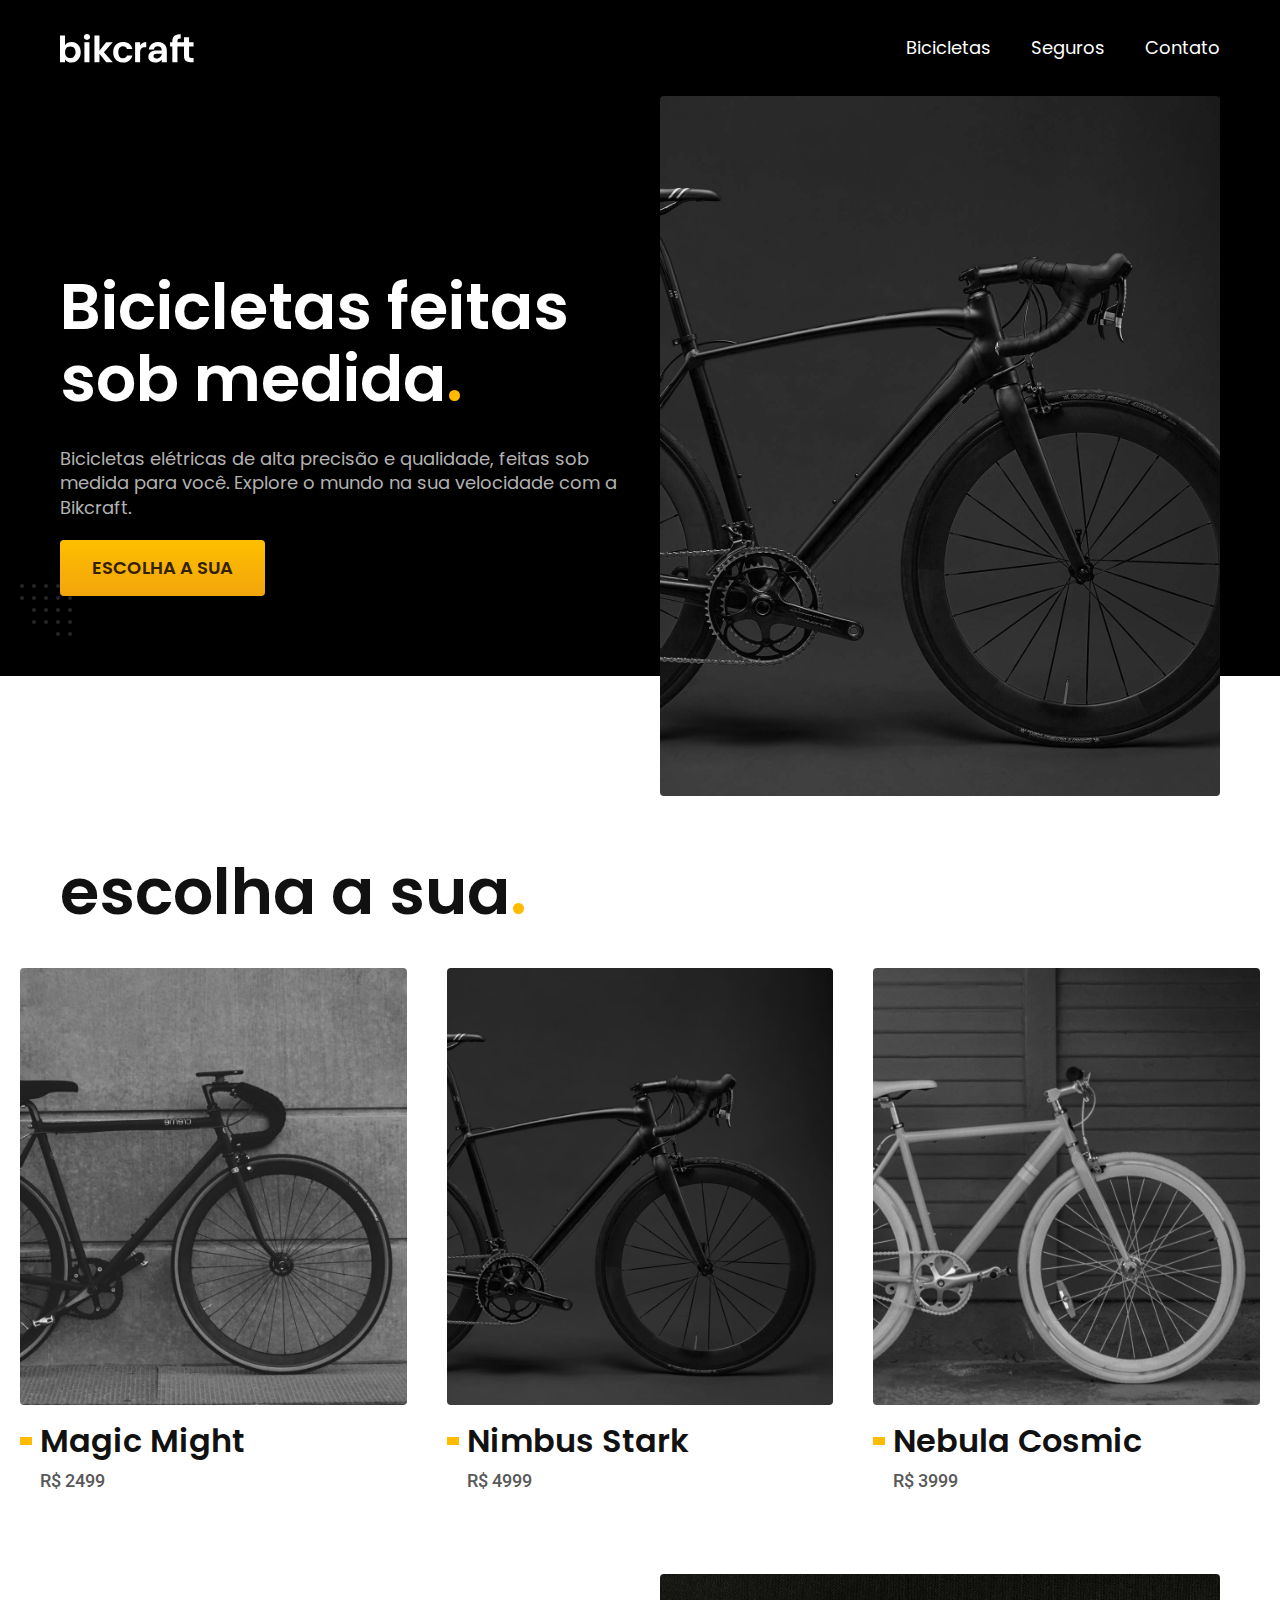
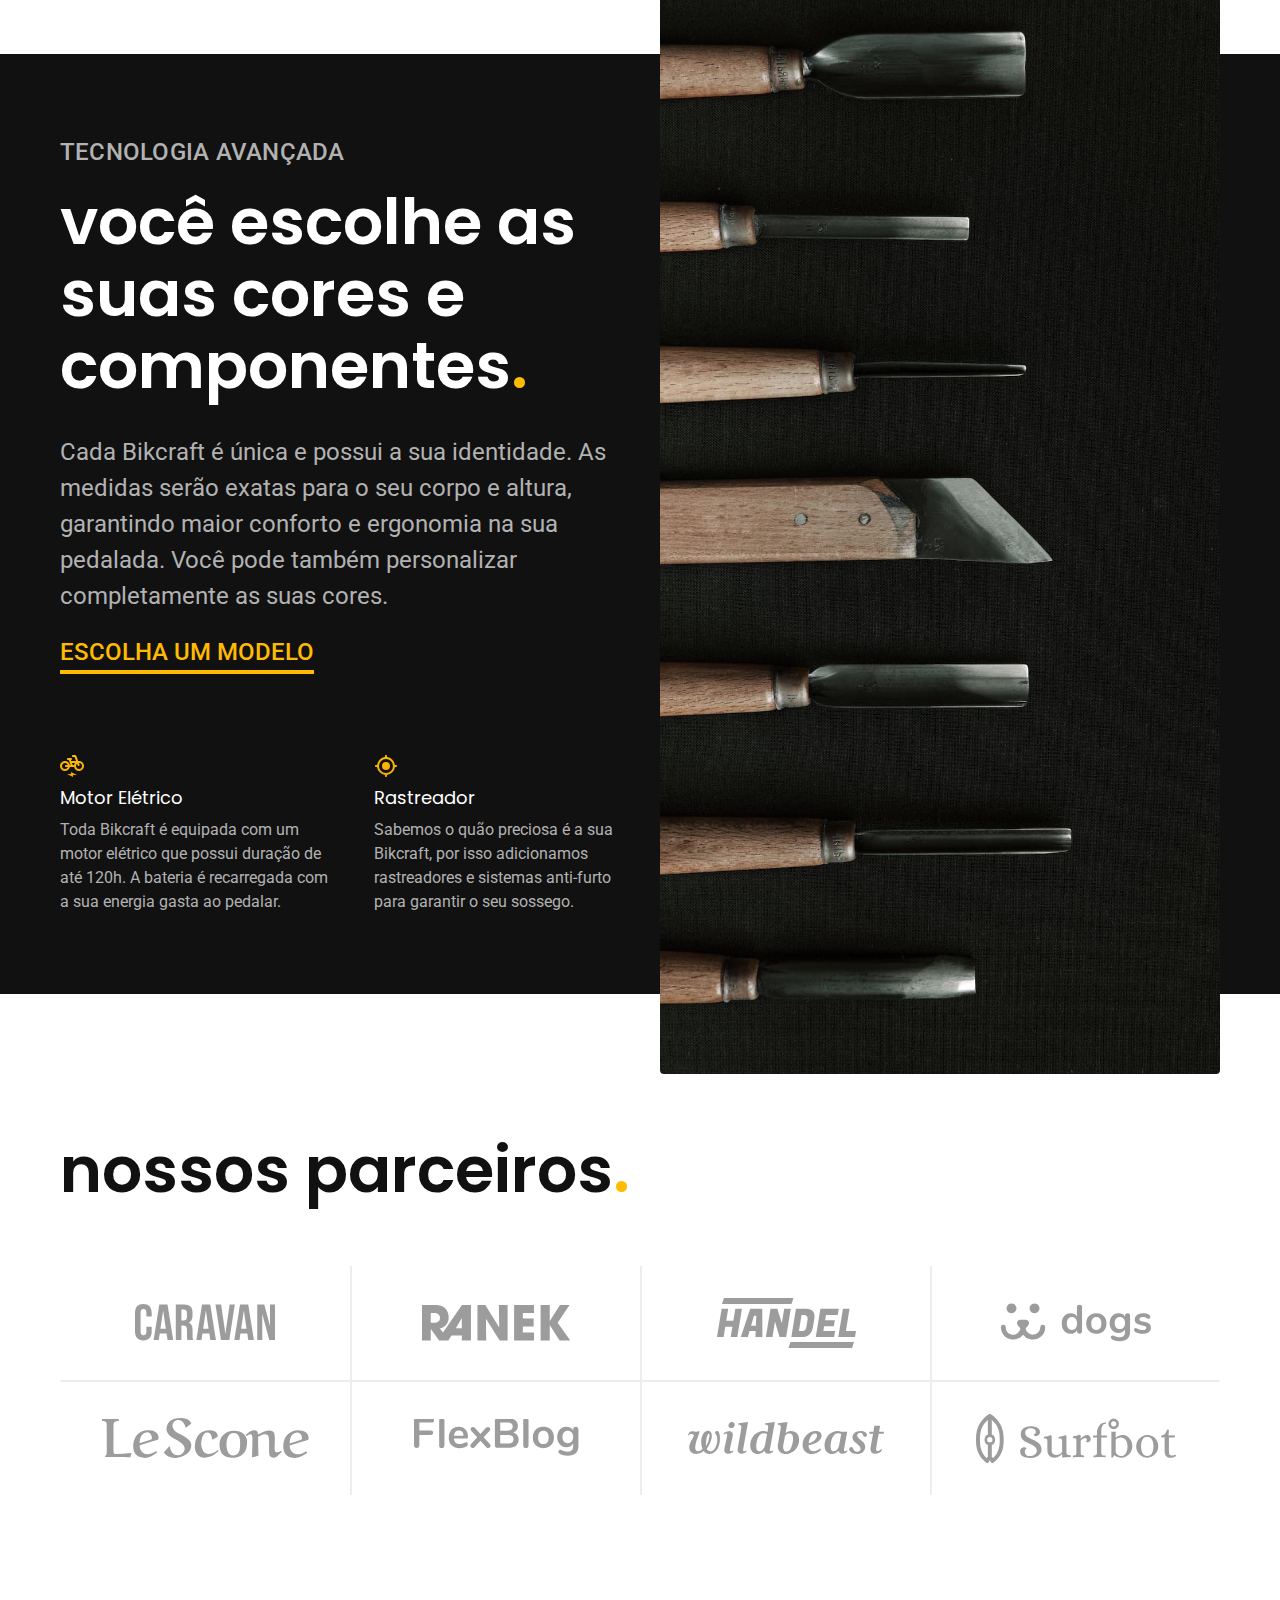
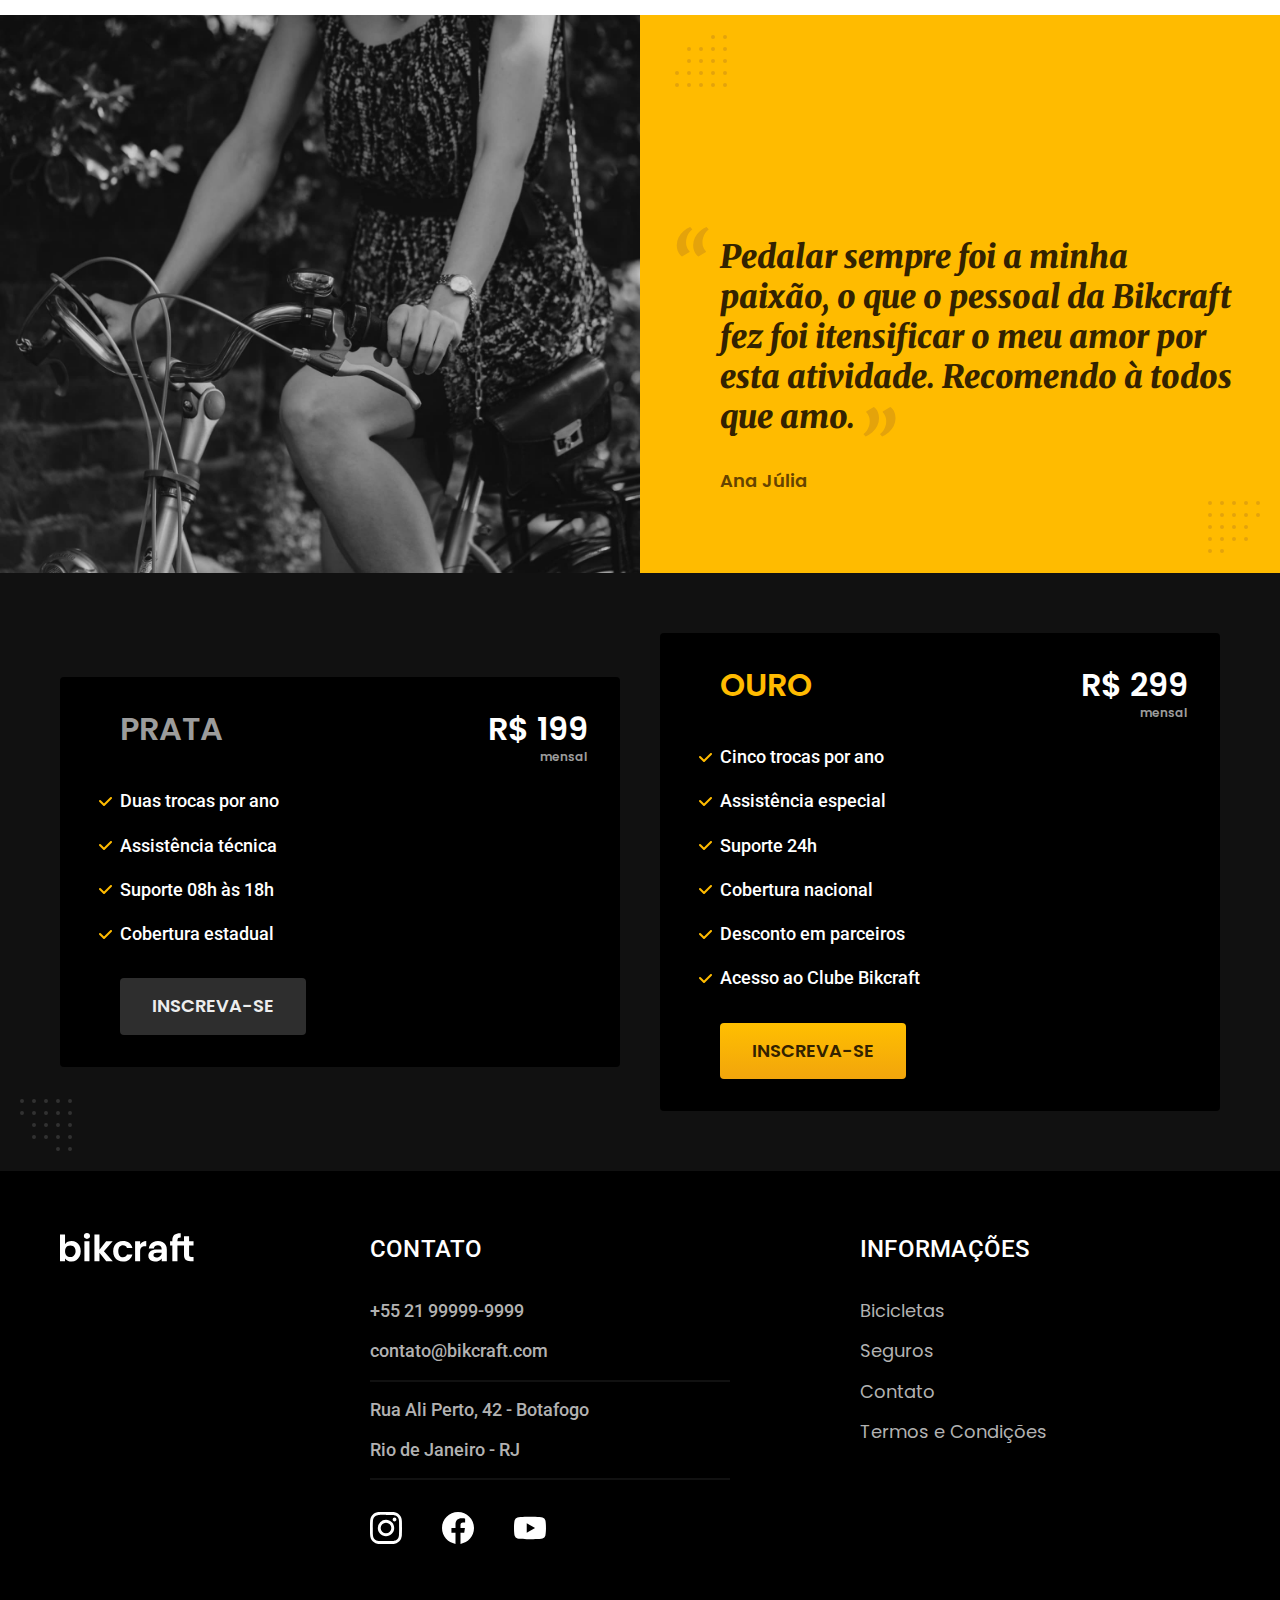
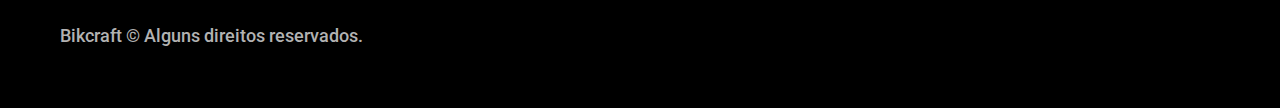
<file: index.html>
<!DOCTYPE html>
<html lang="pt-br">

<head>
    <meta charset="UTF-8">
    <meta http-equiv="X-UA-Compatible" content="IE=edge">
    <meta name="viewport" content="width=device-width, initial-scale=1.0">
    <title>Bikcraft - Bicicletas Elétricas</title>
    <meta name="description" content="Bicicletas elétricas de alta precisão e qualidade,  feitas sob medida para o cliente. Explore o mundo na sua velocidade com a Bikcraft.">
    <link rel="stylesheet" href="./css/style.css">
    <link rel="preconnect" href="https://fonts.googleapis.com">
    <link rel="preconnect" href="https://fonts.gstatic.com" crossorigin>
    <link href="https://fonts.googleapis.com/css2?family=Merriweather:ital,wght@1,900&family=Poppins:wght@400;600&family=Roboto:wght@400;500&display=swap" rel="stylesheet">
</head>

<body>
    <header class="header-bg">
        <div class="header container">
            <a href="./">
                <img src="./img/bikcraft.svg" alt="Bikcraft">
            </a>
            <nav aria-label="primaria"></nav>
            <ul class="header-menu font-1-m cor-0">
                <li><a href="./bicicletas.html">Bicicletas</a></li>
                <li><a href="./seguros.html">Seguros</a></li>
                <li><a href="./contato.html">Contato</a></li>
            </ul>
        </div>
    </header>
    <main class="introducao-bg">
        <div class="introducao container">
            <div class="introducao-conteudo">
                <h1 class="font-1-xxl cor-0 fadeInDown" data-anime="200">Bicicletas feitas sob medida<span class="cor-p1">.</span></h1>
                <p class="font-1-m cor-5 fadeInDown" data-anime="400">Bicicletas elétricas de alta precisão e qualidade, feitas sob medida para você. Explore o mundo na sua velocidade com a Bikcraft.</p>
                <a class="botao fadeInDown" data-anime="600" href="./bicicletas.html">Escolha a sua</a>
            </div>
            <div class="introducao-imagem">
                <img class="fadeInDown" src="./img/fotos/introducao.jpg" data data-anime="800" alt="Bicicleta elétrica preta.">
            </div>
        </div>
    </main>
    <article class="bicicletas-lista">
        <h2 class="font-1-xxl container">escolha a sua<span class="cor-p1">.</span></h2>
        <ul>
            <li>
                <a href="./bicicletas/magic.html">
                    <img src="./img/bicicletas/magic-home.jpg" alt="Bicicleta Magic Might">
                    <h3 class="font-1-xl">Magic Might</h3>
                    <span class="font-2-m cor-8">R$ 2499</span>
                </a>
            </li>
            <li>
                <a href="./bicicletas/nimbus.html">
                    <img src="./img/bicicletas/nimbus-home.jpg" alt="Bicicleta Nimbus Stark">
                    <h3 class="font-1-xl">Nimbus Stark</h3>
                    <span class="font-2-m cor-8">R$ 4999</span>
                </a>
            </li>
            <li>
                <a href="./bicicletas/nebula.html">
                    <img src="./img/bicicletas/nebula-home.jpg" alt="Bicicleta Nebula Cosmic">
                    <h3 class="font-1-xl">Nebula Cosmic</h3>
                    <span class="font-2-m cor-8">R$ 3999</span>
                </a>
            </li>
        </ul>
    </article>
    <article class="tecnologia-bg">
        <div class="tecnologia container">
            <div class="tecnologia-conteudo">
                <span class="font-2-l-b cor-5">Tecnologia avançada</span>
                <h2 class="font-1-xxl cor-0">você escolhe as suas cores e componentes<span class="cor-p1">.</span></h2>
                <p class="font-2-l cor-5">Cada Bikcraft é única e possui a sua identidade. As medidas serão exatas para o seu corpo e altura, garantindo maior conforto e ergonomia na sua pedalada. Você pode também personalizar completamente as suas cores.</p>
                <a class="link" href="./bicicletas.html">escolha um modelo</a>
                <div class="tecnologia-vantagens">
                    <div>
                        <img src="./img/icones/eletrica.svg" alt="">
                        <h3 class="font-1-m cor-0">Motor Elétrico</h3>
                        <p class="font-2-s cor-5">Toda Bikcraft é equipada com um motor elétrico que possui duração de até 120h. A bateria é recarregada com a sua energia gasta ao pedalar.</p>
                    </div>
                    <div>
                        <img src="./img/icones/rastreador.svg" alt="">
                        <h3 class="font-1-m cor-0">Rastreador</h3>
                        <p class="font-2-s cor-5">Sabemos o quão preciosa é a sua Bikcraft, por isso adicionamos rastreadores e sistemas anti-furto para garantir o seu sossego.</p>
                    </div>
                </div>
            </div>
            <div class="tecnologia-imagem">
                <img src="./img/fotos/tecnologia.jpg" alt="">
            </div>
        </div>
    </article>
    <section class="parceiros container">
        <h2 class="font-1-xxl">nossos parceiros<span class="cor-p1">.</span></h2>
        <ul>
            <li><img src="./img/parceiros/caravan.svg" alt="caravan"></li>
            <li><img src="./img/parceiros/ranek.svg" alt="ranek"></li>
            <li><img src="./img/parceiros/handel.svg" alt="handel"></li>
            <li><img src="./img/parceiros/dogs.svg" alt="dogs"></li>
            <li><img src="./img/parceiros/lescone.svg" alt="lescone"></li>
            <li><img src="./img/parceiros/flexblog.svg" alt="flexblog"></li>
            <li><img src="./img/parceiros/wildbeast.svg" alt="wildbeast"></li>
            <li><img src="./img/parceiros/surfbot.svg" alt="surfbot"></li>
        </ul>
    </section>
    <section class="depoimento" aria-label="depoimento">
        <div>
            <img src="img/fotos/depoimento.jpg" alt="Pessoa pedalando uma bikcraft">
        </div>
        <div class="depoimento-conteudo">
            <blockquote class="font-1-xl cor-p5">
                <p>
                    Pedalar sempre foi a minha paixão, o que o pessoal da Bikcraft fez foi itensificar o meu amor por esta atividade. Recomendo à todos que amo.
                </p>
            </blockquote>
            <span class="font-1-m-b cor-p4">Ana Júlia</span>
        </div>
    </section>
    <article class="seguros-bg">
        <div class="seguros container">
            <div class="seguros-item">
                <h3 class="font-1-xl cor-6">PRATA</h3>
                <span class="font-1-xl cor-0">R$ 199 <span class="font-1-xs cor-6">mensal</span></span>
                <ul class="font-2-m cor-0">
                    <li>Duas trocas por ano</li>
                    <li>Assistência técnica</li>
                    <li>Suporte 08h às 18h</li>
                    <li>Cobertura estadual</li>
                </ul>
                <a href="./seguros.html" class="botao secundario">inscreva-se</a>
            </div>
            <div class="seguros-item">
                <h3 class="font-1-xl cor-p1">OURO</h3>
                <span class="font-1-xl cor-0">R$ 299 <span class="font-1-xs cor-6">mensal</span></span>
                <ul class="font-2-m cor-0">
                    <li>Cinco trocas por ano</li>
                    <li>Assistência especial</li>
                    <li>Suporte 24h</li>
                    <li>Cobertura nacional</li>
                    <li>Desconto em parceiros</li>
                    <li>Acesso ao Clube Bikcraft</li>
                </ul>
                <a href="./seguros.html" class="botao">inscreva-se</a>
            </div>
        </div>
    </article>
    <footer class="footer-bg">
        <div class="footer container">
            <img src="./img/bikcraft.svg" alt="">
            <div class="footer-contato">
                <h3 class="font-2-l-b cor-0">contato</h3>
                <ul class="font-2-m cor-5">
                    <li><a href="tel:+55219999999999">+55 21 99999-9999</a></li>
                    <li><a href="mailto:contato@bikcraft.com">contato@bikcraft.com</a></li>
                    <li>Rua Ali Perto, 42 - Botafogo</li>
                    <li>Rio de Janeiro - RJ</li>
                </ul>
                <div class="footer-redes">
                    <a href="./">
                        <img src="./img/redes/instagram.svg" alt="Instagram">
                    </a>
                    <a href="./">
                        <img src="./img/redes/facebook.svg" alt="Facebook">
                    </a>
                    <a href="./">
                        <img src="./img/redes/youtube.svg" alt="YouTube">
                    </a>
                </div>
            </div>
            <div class="footer-informacoes">
                <h3 class="font-2-l-b cor-0">informações</h3>
                <ul class="font-1-m cor-5">
                    <li><a href="./bicicletas.html">Bicicletas</a></li>
                    <li><a href="./seguros.html">Seguros</a></li>
                    <li><a href="./contato.html">Contato</a></li>
                    <li><a href="./termos.html">Termos e Condições</a></li>
                </ul>
            </div>
            <p class="footer-copy font-2-m cor-5">Bikcraft © Alguns direitos reservados.</p>
        </div>
    </footer>
    <script src="./js/plugins/simple-anime.js"></script>
    <script src="./js/script.js"></script>
</body>

</html>
</file>
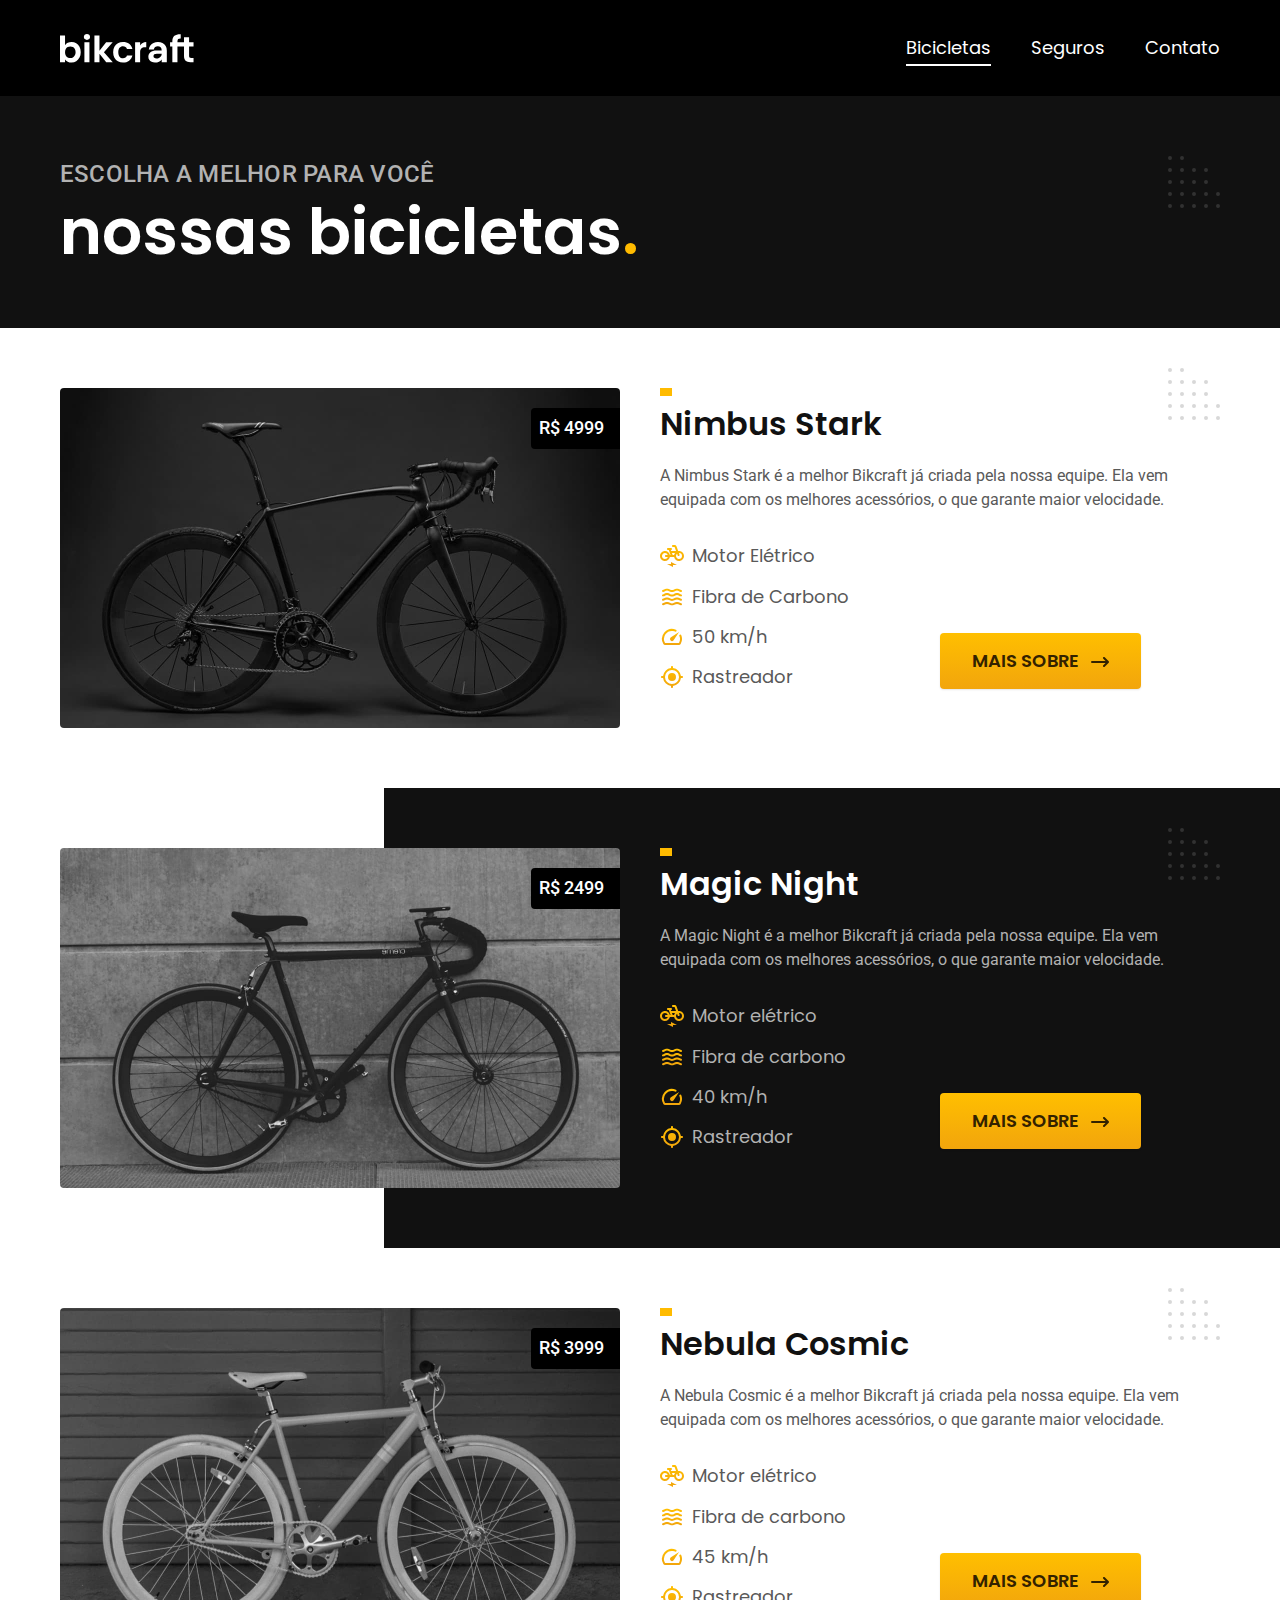
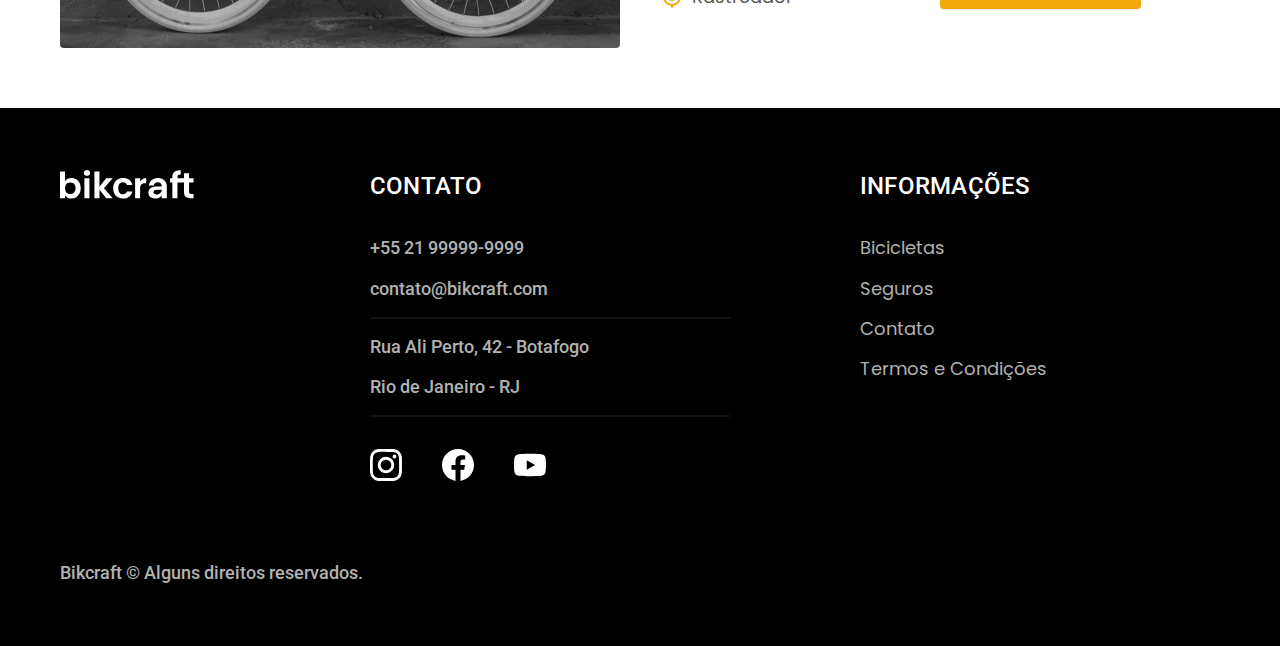
<file: bicicletas.html>
<!DOCTYPE html>
<html lang="pt-br">

<head>
    <meta charset="UTF-8">
    <meta http-equiv="X-UA-Compatible" content="IE=edge">
    <meta name="viewport" content="width=device-width, initial-scale=1.0">
    <title>Bikcraft - Bicicletas Elétricas</title>
    <meta name="description" content="Bicicletas elétricas de alta precisão e qualidade,  feitas sob medida para o cliente. Explore o mundo na sua velocidade com a Bikcraft.">
    <link rel="stylesheet" href="./css/style.css">
    <link rel="preconnect" href="https://fonts.googleapis.com">
    <link rel="preconnect" href="https://fonts.gstatic.com" crossorigin>
    <link href="https://fonts.googleapis.com/css2?family=Merriweather:ital,wght@1,900&family=Poppins:wght@400;600&family=Roboto:wght@400;500&display=swap" rel="stylesheet">
</head>

<body>
    <header class="header-bg">
        <div class="header container">
            <a href="./">
                <img src="./img/bikcraft.svg" alt="Bikcraft">
            </a>
            <nav aria-label="primaria"></nav>
            <ul class="header-menu font-1-m cor-0">
                <li><a href="./bicicletas.html">Bicicletas</a></li>
                <li><a href="./seguros.html">Seguros</a></li>
                <li><a href="./contato.html">Contato</a></li>
            </ul>
        </div>
    </header>

    <main>
        <div class="titulo-bg">
            <div class="titulo container">
                <p class="font-2-l-b cor-5">escolha a melhor para você</p>
                <h1 class="font-1-xxl cor-0">nossas bicicletas<span class="cor-p1">.</span></h1>
            </div>
        </div>
        <div class="bicicletas container">
            <div class="bicicletas-imagem">
                <img src="img/bicicletas/nimbus.jpg" alt="Bicicleta Preta">
                <span class="font-2-m cor-0">R$ 4999</span>
            </div>
            <div class="bicicletas-conteudo">
                <h2 class="font-1-xl">Nimbus Stark</h2>
                <p class="font-2-s cor-8">A Nimbus Stark é a melhor Bikcraft já criada pela nossa equipe. Ela vem equipada com os melhores acessórios, o que garante maior velocidade.</p>
                <ul class="font-1-m cor-8">
                    <li><img src="./img/icones/eletrica.svg" alt="">Motor Elétrico</li>
                    <li><img src="./img/icones/carbono.svg" alt="">Fibra de Carbono</li>
                    <li><img src="./img/icones/velocidade.svg" alt="">50 km/h</li>
                    <li><img src="./img/icones/rastreador.svg" alt="">Rastreador</li>
                </ul>
                <a class="botao seta" href="./bicicletas/nimbus.html">mais sobre</a>
            </div>
        </div>
        <div class="bicicletas-bg">
            <div class="bicicletas container">
                <div class="bicicletas-imagem">
                    <img src="img/bicicletas/magic.jpg" alt="Bicicleta preta">
                    <span class="font-2-m cor-0">R$ 2499</span>
                </div>
                <div class="bicicletas-conteudo">
                    <h2 class="font-1-xl cor-0">Magic Night</h2>
                    <p class="font-2-s cor-5">A Magic Night é a melhor Bikcraft já criada pela nossa equipe. Ela vem equipada com os melhores acessórios, o que garante maior velocidade.</p>
                    <ul class="font-1-m cor-5">
                        <li><img src="./img/icones/eletrica.svg" alt="">Motor elétrico</li>
                        <li><img src="./img/icones/carbono.svg" alt="">Fibra de carbono</li>
                        <li><img src="./img/icones/velocidade.svg" alt="">40 km/h</li>
                        <li><img src="./img/icones/rastreador.svg" alt="">Rastreador</li>
                    </ul>
                    <a class="botao seta" href="./bicicletas/magic.html">mais sobre</a>
                </div>
            </div>
        </div>
        <div class="bicicletas container">
            <div class="bicicletas-imagem">
                <img src="./img/bicicletas/nebula.jpg" alt="Bicicleta branca">
                <span class="font-2-m cor-0">R$ 3999</span>
            </div>
            <div class="bicicletas-conteudo">
                <h2 class="font-1-xl">Nebula Cosmic</h2>
                <p class="font-2-s cor-8">A Nebula Cosmic é a melhor Bikcraft já criada pela nossa equipe. Ela vem equipada com os melhores acessórios, o que garante maior velocidade.</p>
                <ul class="font-1-m cor-8">
                    <li><img src="./img/icones/eletrica.svg" alt="">Motor elétrico</li>
                    <li><img src="./img/icones/carbono.svg" alt="">Fibra de carbono</li>
                    <li><img src="./img/icones/velocidade.svg" alt="">45 km/h</li>
                    <li><img src="./img/icones/rastreador.svg" alt="">Rastreador</li>
                </ul>
                <a href="./bicicletas/nebula.html" class="botao seta">mais sobre</a>
            </div>
        </div>
    </main>

    <footer class="footer-bg">
        <div class="footer container">
            <img src="./img/bikcraft.svg" alt="">
            <div class="footer-contato">
                <h3 class="font-2-l-b cor-0">contato</h3>
                <ul class="font-2-m cor-5">
                    <li><a href="tel:+55219999999999">+55 21 99999-9999</a></li>
                    <li><a href="mailto:contato@bikcraft.com">contato@bikcraft.com</a></li>
                    <li>Rua Ali Perto, 42 - Botafogo</li>
                    <li>Rio de Janeiro - RJ</li>
                </ul>
                <div class="footer-redes">
                    <a href="./">
                        <img src="./img/redes/instagram.svg" alt="Instagram">
                    </a>
                    <a href="./">
                        <img src="./img/redes/facebook.svg" alt="Facebook">
                    </a>
                    <a href="./">
                        <img src="./img/redes/youtube.svg" alt="YouTube">
                    </a>
                </div>
            </div>
            <div class="footer-informacoes">
                <h3 class="font-2-l-b cor-0">informações</h3>
                <ul class="font-1-m cor-5">
                    <li><a href="./bicicletas.html">Bicicletas</a></li>
                    <li><a href="./seguros.html">Seguros</a></li>
                    <li><a href="./contato.html">Contato</a></li>
                    <li><a href="./termos.html">Termos e Condições</a></li>
                </ul>
            </div>
            <p class="footer-copy font-2-m cor-5">Bikcraft © Alguns direitos reservados.</p>
        </div>
    </footer>
    <script src="./js/script.js"></script>
</body>

</html>
</file>
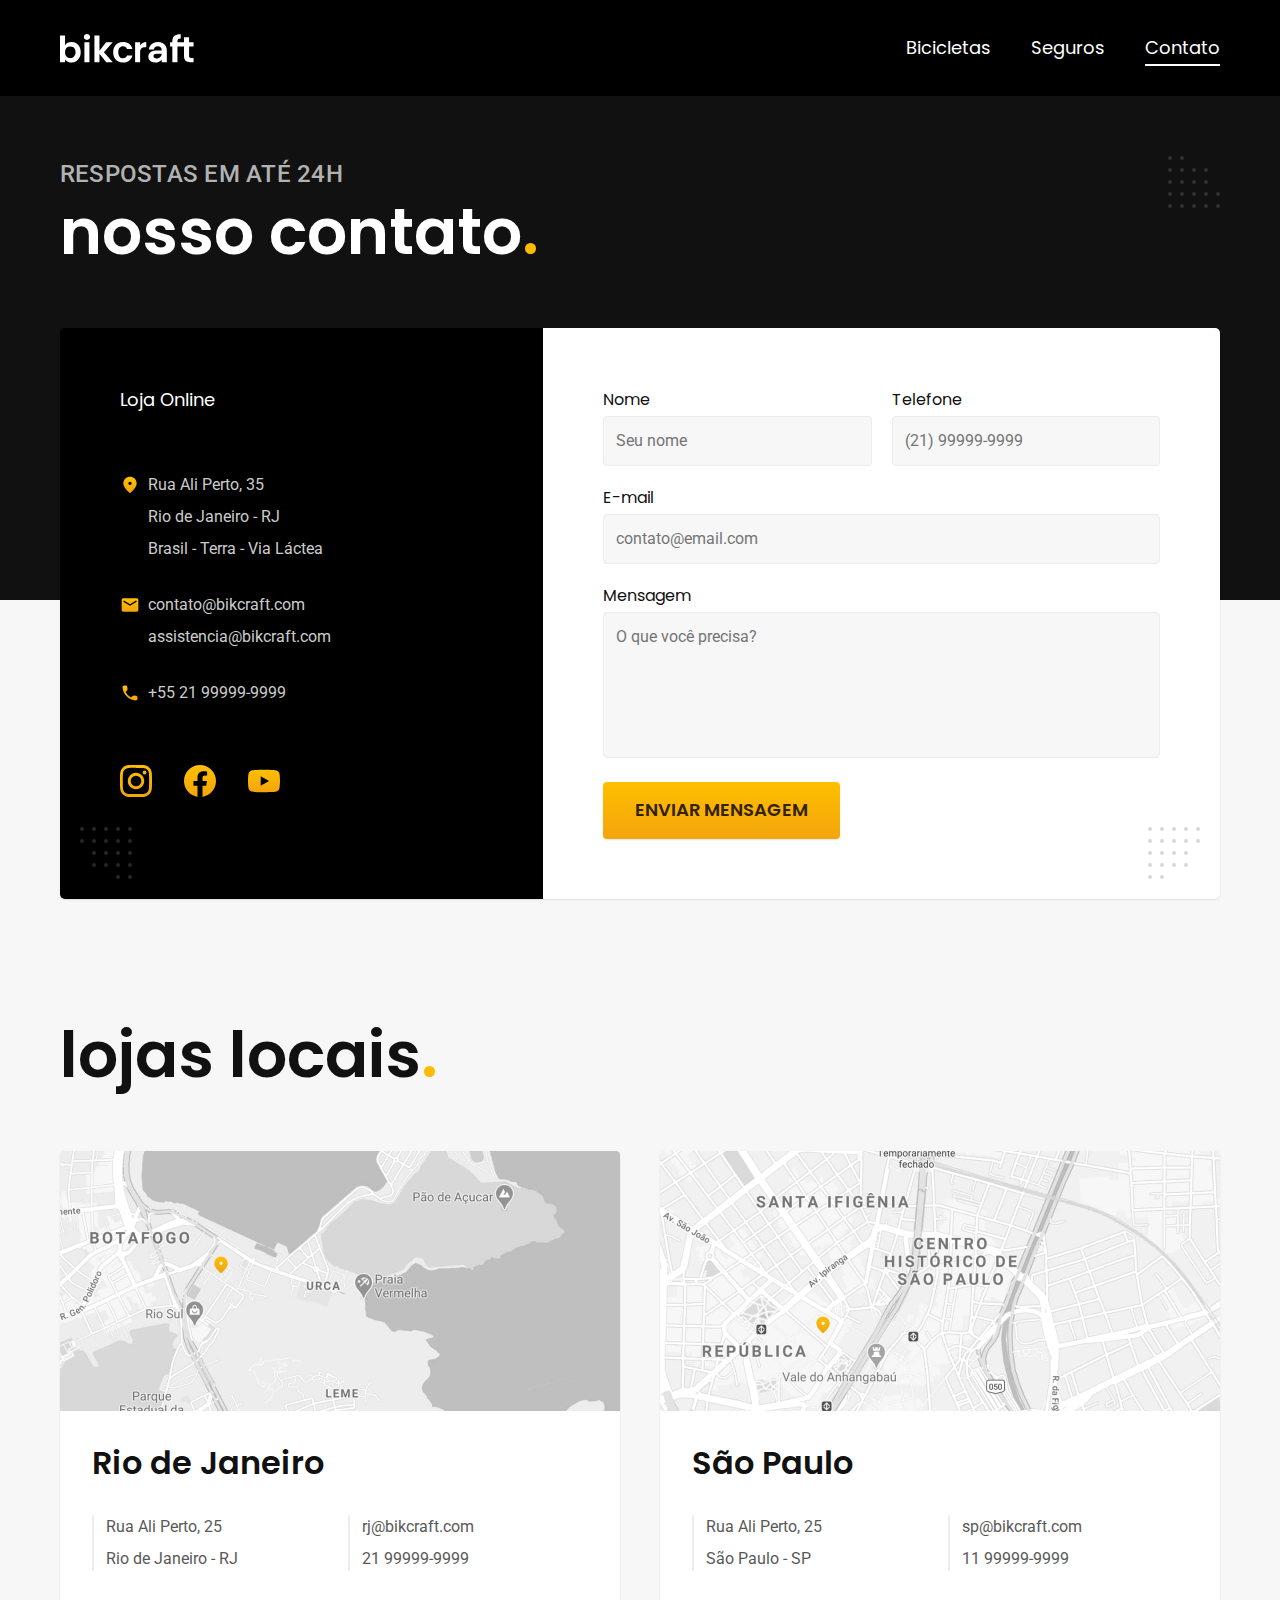
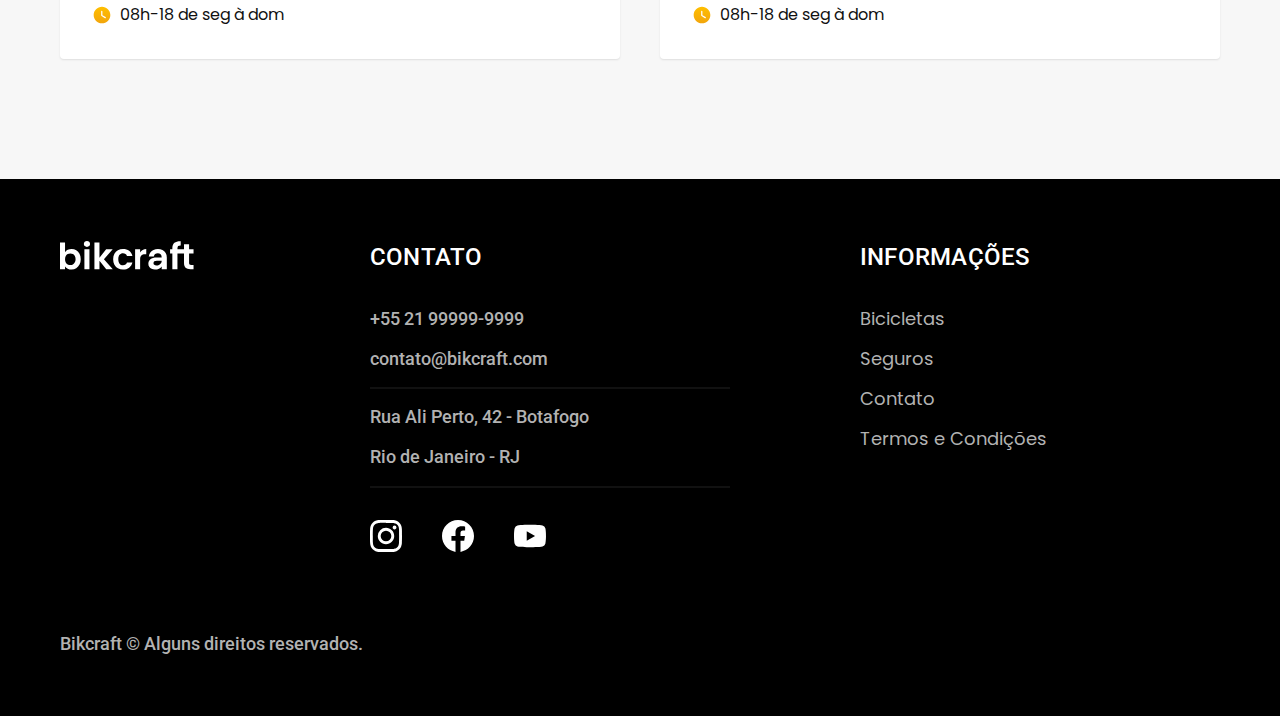
<file: contato.html>
<!DOCTYPE html>
<html lang="pt-br">

<head>
    <meta charset="UTF-8">
    <meta http-equiv="X-UA-Compatible" content="IE=edge">
    <meta name="viewport" content="width=device-width, initial-scale=1.0">
    <title>Contato - Bicicletas Elétricas</title>
    <meta name="description" content="Bicicletas elétricas de alta precisão e qualidade,  feitas sob medida para o cliente. Explore o mundo na sua velocidade com a Bikcraft.">
    <link rel="stylesheet" href="./css/style.css">
    <link rel="preconnect" href="https://fonts.googleapis.com">
    <link rel="preconnect" href="https://fonts.gstatic.com" crossorigin>
    <link href="https://fonts.googleapis.com/css2?family=Merriweather:ital,wght@1,900&family=Poppins:wght@400;600&family=Roboto:wght@400;500&display=swap" rel="stylesheet">
</head>

<body id="contato">
    <header class="header-bg">
        <div class="header container">
            <a href="./">
                <img src="./img/bikcraft.svg" alt="Bikcraft">
            </a>
            <nav aria-label="primaria"></nav>
            <ul class="header-menu font-1-m cor-0">
                <li><a href="./bicicletas.html">Bicicletas</a></li>
                <li><a href="./seguros.html">Seguros</a></li>
                <li><a href="./contato.html">Contato</a></li>
            </ul>
        </div>
    </header>

    <main>
        <div class="titulo-bg">
            <div class="titulo container">
                <p class="font-2-l-b cor-5">respostas em até 24h</p>
                <h1 class="font-1-xxl cor-0">nosso contato<span class="cor-p1">.</span></h1>
            </div>
        </div>

        <div class="contato container">
            <section class="contato-dados" aria-label="Endereço">
                <h2 class="font-1-m cor-0">Loja Online</h2>
                <div class="contato-endereco font-2-s cor-4">
                    <p>Rua Ali Perto, 35</p>
                    <p>Rio de Janeiro - RJ</p>
                    <p>Brasil - Terra - Via Láctea</p>
                </div>
                <address class="contato-meios font-2-s cor-4">
                    <a href="mailto:contato@bikcraft.com">contato@bikcraft.com</a>
                    <a href="mailto:assistencia@bikcraft.com">assistencia@bikcraft.com</a>
                    <a href="tel:+5521999999999">+55 21 99999-9999</a>
                </address>
                <div class="contato-redes">
                    <a href="./">
                        <img src="./img/redes/instagram-p.svg" alt="Instagram">
                    </a>
                    <a href="./">
                        <img src="./img/redes/facebook-p.svg" alt="Facebook">
                    </a>
                    <a href="./">
                        <img src="./img/redes/youtube-p.svg" alt="YouTube">
                    </a>
                </div>
            </section>
            <section class="contato-formulario" aria-label="Formulário">
                <form class="form" action="./contato.html">
                    <div>
                        <label for="nome">Nome</label>
                        <input type="text" id="nome" name="nome" placeholder="Seu nome">
                    </div>
                    <div>
                        <label for="telefone">Telefone</label>
                        <input type="tel" id="telefone" name="telefone" placeholder="(21) 99999-9999">
                    </div>
                    <div class="col-2">
                        <label for="email">E-mail</label>
                        <input type="email" name="email" id="email" placeholder="contato@email.com">
                    </div>
                    <div class="col-2">
                        <label for="mensagem">Mensagem</label>
                        <textarea name="mensagem" id="mensagem" rows="5" placeholder="O que você precisa?"></textarea>
                    </div>
                    <button class="botao col-2">Enviar Mensagem</button>
                </form>
            </section>
        </div>
    </main>

    <article class="lojas container">
        <h2 class="font-1-xxl">lojas locais<span class="cor-p1">.</span></h2>

        <div class="lojas-item">
            <img src="./img/lojas/rj.jpg" alt="Mapa marcando o endereço em Rua Ali Perto, 25 - Rio de Janeiro - RJ">
            <div class="lojas-conteudo">
                <h3 class="font-1-xl">Rio de Janeiro</h3>
                <div class="lojas-dados font-2-s cor-8">
                    <p>Rua Ali Perto, 25</p>
                    <p>Rio de Janeiro - RJ</p>
                </div>
                <div class="lojas-dados font-2-s cor-8">
                    <a href="mailto:tj@bikcraft.com">rj@bikcraft.com</a>
                    <a href="tel:+5521999999999">21 99999-9999</a>
                </div>
                <p class="lojas-tempo font-1-s">
                    <img src="./img/icones/horario.svg" alt="">
                    08h-18 de seg à dom
                </p>
            </div>
        </div>

        <div class="lojas-item">
            <img src="./img/lojas/sp.jpg" alt="Mapa marcando endereço em Rua Ali Perto, 25 - São Paulo - SP">
            <div class="lojas-conteudo">
                <h3 class="font-1-xl">São Paulo</h3>
                <div class="lojas-dados font-2-s cor-8">
                    <p>Rua Ali Perto, 25</p>
                    <p>São Paulo - SP</p>
                </div>
                <div class="lojas-dados font-2-s cor-8">
                    <a href="mailto:sp@bikcraft.com">sp@bikcraft.com</a>
                    <a href="tel:+5511999999999">11 99999-9999</a>
                </div>
                <p class="lojas-tempo font-1-s">
                    <img src="./img/icones/horario.svg" alt="">
                    08h-18 de seg à dom
                </p>
            </div>
        </div>

    </article>

    <footer class="footer-bg">
        <div class="footer container">
            <img src="./img/bikcraft.svg" alt="">
            <div class="footer-contato">
                <h3 class="font-2-l-b cor-0">contato</h3>
                <ul class="font-2-m cor-5">
                    <li><a href="tel:+55219999999999">+55 21 99999-9999</a></li>
                    <li><a href="mailto:contato@bikcraft.com">contato@bikcraft.com</a></li>
                    <li>Rua Ali Perto, 42 - Botafogo</li>
                    <li>Rio de Janeiro - RJ</li>
                </ul>
                <div class="footer-redes">
                    <a href="./">
                        <img src="./img/redes/instagram.svg" alt="Instagram">
                    </a>
                    <a href="./">
                        <img src="./img/redes/facebook.svg" alt="Facebook">
                    </a>
                    <a href="./">
                        <img src="./img/redes/youtube.svg" alt="YouTube">
                    </a>
                </div>
            </div>
            <div class="footer-informacoes">
                <h3 class="font-2-l-b cor-0">informações</h3>
                <ul class="font-1-m cor-5">
                    <li><a href="./bicicletas.html">Bicicletas</a></li>
                    <li><a href="./seguros.html">Seguros</a></li>
                    <li><a href="./contato.html">Contato</a></li>
                    <li><a href="./termos.html">Termos e Condições</a></li>
                </ul>
            </div>
            <p class="footer-copy font-2-m cor-5">Bikcraft © Alguns direitos reservados.</p>
        </div>
    </footer>
    <script src="./js/script.js"></script>
</body>

</html>
</file>
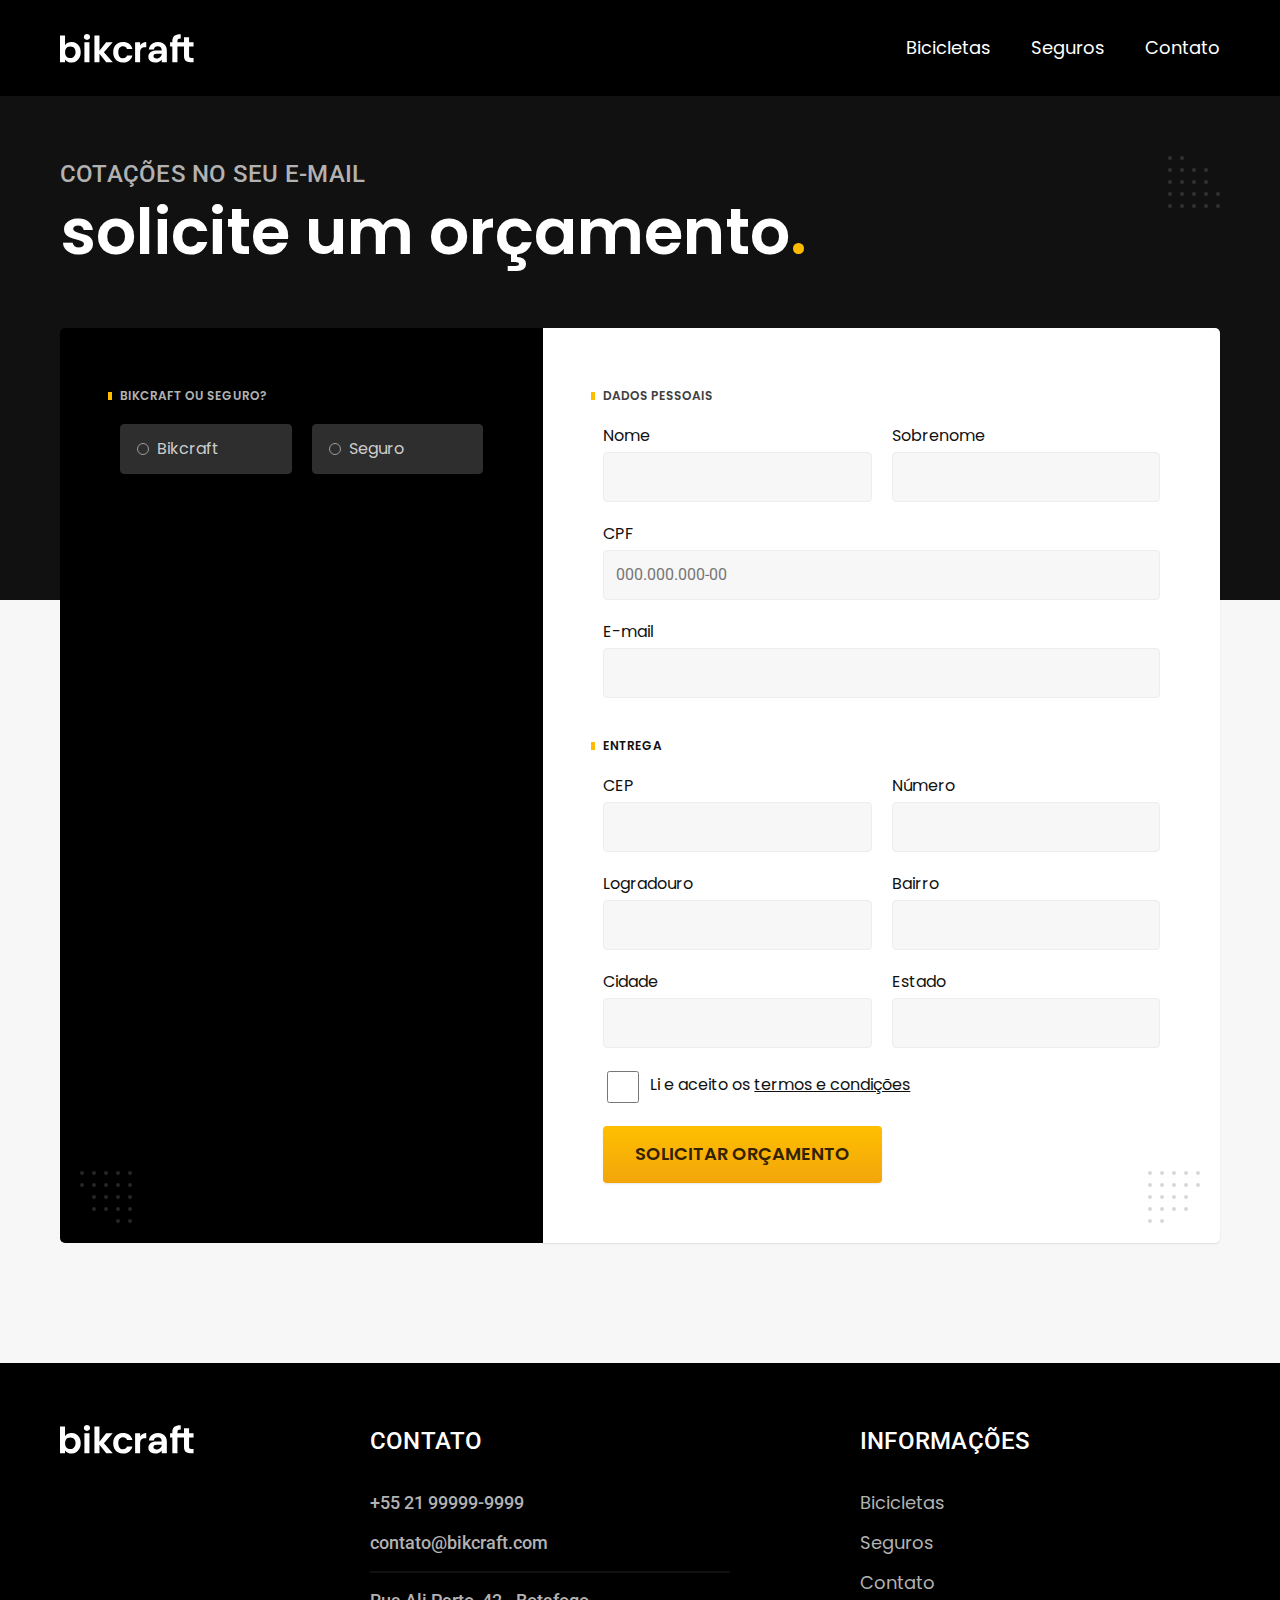
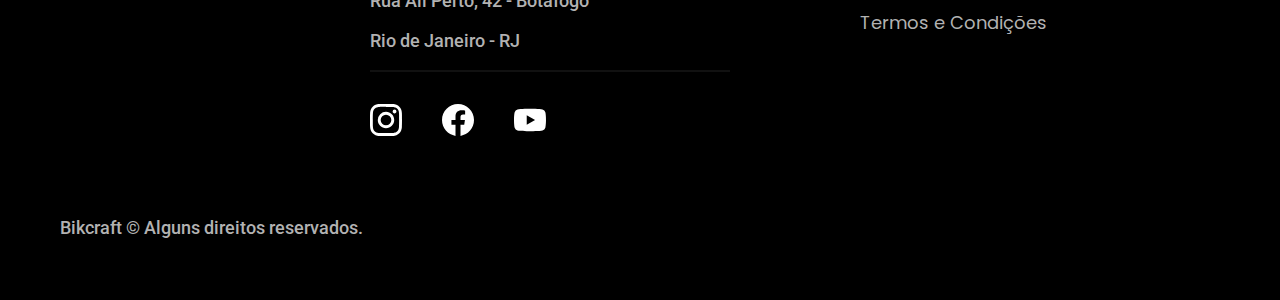
<file: orcamento.html>
<!DOCTYPE html>
<html lang="pt-br">

<head>
    <meta charset="UTF-8">
    <meta http-equiv="X-UA-Compatible" content="IE=edge">
    <meta name="viewport" content="width=device-width, initial-scale=1.0">
    <title>Orçamento | Bikcraft</title>
    <meta name="description" content="Bicicletas elétricas de alta precisão e qualidade,  feitas sob medida para o cliente. Explore o mundo na sua velocidade com a Bikcraft.">
    <link rel="stylesheet" href="./css/style.css">
    <link rel="preconnect" href="https://fonts.googleapis.com">
    <link rel="preconnect" href="https://fonts.gstatic.com" crossorigin>
    <link href="https://fonts.googleapis.com/css2?family=Merriweather:ital,wght@1,900&family=Poppins:wght@400;600&family=Roboto:wght@400;500&display=swap" rel="stylesheet">
</head>

<body id="orcamento">
    <header class="header-bg">
        <div class="header container">
            <a href="./">
                <img src="./img/bikcraft.svg" alt="Bikcraft">
            </a>
            <nav aria-label="primaria"></nav>
            <ul class="header-menu font-1-m cor-0">
                <li><a href="./bicicletas.html">Bicicletas</a></li>
                <li><a href="./seguros.html">Seguros</a></li>
                <li><a href="./contato.html">Contato</a></li>
            </ul>
        </div>
    </header>

    <main>
        <div class="titulo-bg">
            <div class="titulo container">
                <p class="font-2-l-b cor-5">cotações no seu e-mail</p>
                <h1 class="font-1-xxl cor-0">solicite um orçamento<span class="cor-p1">.</span></h1>
            </div>
        </div>
        <div class="orcamento container">
            <div class="orcamento-produto">
                <h2 class="font-1-xs cor-5">bikcraft ou seguro?</h2>
                <input type="radio" name="tipo" id="bikcraft" value="bikcraft">
                <label for="bikcraft">Bikcraft</label>
                <input type="radio" name="tipo" id="seguro" value="seguro">
                <label for="seguro">Seguro</label>
                <div class="orcamento-conteudo" id="orcamento-bikcraft">
                    <h2 class="font-1-xs cor-5">escolha a sua</h2>
                    <input type="radio" name="produto" id="nimbus" value="nimbus">
                    <label for="nimbus">Nimbus Stark <span>R$ 4999</span></label>

                    <div class="orcamento-detalhes font-1-xs cor-8">
                        <ul>
                            <li>
                                <img src="img/icones/eletrica.svg" alt="">
                                Motor Elétrico
                            </li>
                            <li>
                                <img src="img/icones/carbono.svg" alt="">
                                Fibra de Carbono
                            </li>
                            <li>
                                <img src="img/icones/velocidade.svg" alt="">
                                50 km/h
                            </li>
                            <li>
                                <img src="img/icones/rastreador.svg" alt="">
                                Rastreador
                            </li>
                        </ul>
                        <img src="img/bicicletas/nimbus.jpg" alt="Bicicleta preta">
                    </div>

                    <input type="radio" name="produto" id="magic" value="magic">
                    <label for="magic">Magic Might <span>R$ 2499</span></label>

                    <div class="orcamento-detalhes font-1-xs cor-8">
                        <ul>
                            <li>
                                <img src="img/icones/eletrica.svg" alt="">
                                Motor Elétrico
                            </li>
                            <li>
                                <img src="img/icones/carbono.svg" alt="">
                                Fibra de Carbono
                            </li>
                            <li>
                                <img src="img/icones/velocidade.svg" alt="">
                                40 km/h
                            </li>
                            <li>
                                <img src="img/icones/rastreador.svg" alt="">
                                Rastreador
                            </li>
                        </ul>
                        <img src="img/bicicletas/magic.jpg" alt="Bicicleta preta">
                    </div>

                    <input type="radio" name="produto" id="nebula" value="nebula">
                    <label for="nebula">Nebula Cosmic <span>R$ 3999</span></label>

                    <div class="orcamento-detalhes font-1-xs cor-8">
                        <ul>
                            <li>
                                <img src="img/icones/eletrica.svg" alt="">
                                Motor Elétrico
                            </li>
                            <li>
                                <img src="img/icones/carbono.svg" alt="">
                                Fibra de Carbono
                            </li>
                            <li>
                                <img src="img/icones/velocidade.svg" alt="">
                                45 km/h
                            </li>
                            <li>
                                <img src="img/icones/rastreador.svg" alt="">
                                Rastreador
                            </li>
                        </ul>
                        <img src="img/bicicletas/nebula.jpg" alt="Bicicleta branca">
                    </div>

                </div>
                <div class="orcamento-conteudo" id="orcamento-seguro">
                    <h2 class="font-1-xs cor-5">escolha o plano</h2>
                    <div>
                        <input type="radio" name="produto" id="prata" value="prata">
                        <label for="prata">Prata <span>R$ 199</span></label>
                    </div>
                    <div>
                        <input type="radio" name="produto" id="ouro" value="ouro">
                        <label for="ouro">Ouro <span>R$ 299</span></label>
                    </div>
                </div>
            </div>
            <div class="orcamento-dados form">
                <h2 class="font-1-xs cor-9 col-2">dados pessoais</h2>
                <div>
                    <label for="nome">Nome</label>
                    <input type="text" id="nome" name="nome">
                </div>
                <div>
                    <label for="sobrenome">Sobrenome</label>
                    <input type="text" id="sobrenome" name="sobrenome">
                </div>
                <div class="col-2">
                    <label for="cpf">CPF</label>
                    <input type="text" id="cpf" name="cpf" placeholder="000.000.000-00">
                </div>
                <div class="col-2">
                    <label for="email">E-mail</label>
                    <input type="email" id="email" name="email">
                </div>
                <h2 class="font-1-xs col-2">entrega</h2>
                <div>
                    <label for="cep">CEP</label>
                    <input type="text" id="cep" name="cep">
                </div>
                <div>
                    <label for="numero">Número</label>
                    <input type="text" id="numero" name="numero">
                </div>
                <div>
                    <label for="logradouro">Logradouro</label>
                    <input type="text" id="logradouro" name="logradouro">
                </div>
                <div>
                    <label for="bairro">Bairro</label>
                    <input type="text" id="bairro" name="bairro">
                </div>
                <div>
                    <label for="cidade">Cidade</label>
                    <input type="text" id="cidade" name="cidade">
                </div>
                <div>
                    <label for="estado">Estado</label>
                    <input type="text" id="estado" name="estado">
                </div>
                <div class="termos col-2">
                    <input type="checkbox" name="leitura" id="termos" required>
                    <label for="termos">Li e aceito os <a href="./termos.html">termos e condições</a></label>
                </div>
                <button class="botao col-2">solicitar orçamento</button>
            </div>
        </div>
    </main>

    <footer class="footer-bg">
        <div class="footer container">
            <img src="./img/bikcraft.svg" alt="">
            <div class="footer-contato">
                <h3 class="font-2-l-b cor-0">contato</h3>
                <ul class="font-2-m cor-5">
                    <li><a href="tel:+55219999999999">+55 21 99999-9999</a></li>
                    <li><a href="mailto:contato@bikcraft.com">contato@bikcraft.com</a></li>
                    <li>Rua Ali Perto, 42 - Botafogo</li>
                    <li>Rio de Janeiro - RJ</li>
                </ul>
                <div class="footer-redes">
                    <a href="./">
                        <img src="./img/redes/instagram.svg" alt="Instagram">
                    </a>
                    <a href="./">
                        <img src="./img/redes/facebook.svg" alt="Facebook">
                    </a>
                    <a href="./">
                        <img src="./img/redes/youtube.svg" alt="YouTube">
                    </a>
                </div>
            </div>
            <div class="footer-informacoes">
                <h3 class="font-2-l-b cor-0">informações</h3>
                <ul class="font-1-m cor-5">
                    <li><a href="./bicicletas.html">Bicicletas</a></li>
                    <li><a href="./seguros.html">Seguros</a></li>
                    <li><a href="./contato.html">Contato</a></li>
                    <li><a href="./termos.html">Termos e Condições</a></li>
                </ul>
            </div>
            <p class="footer-copy font-2-m cor-5">Bikcraft © Alguns direitos reservados.</p>
        </div>
    </footer>
    <script src="./js/script.js"></script>
</body>

</html>
</file>
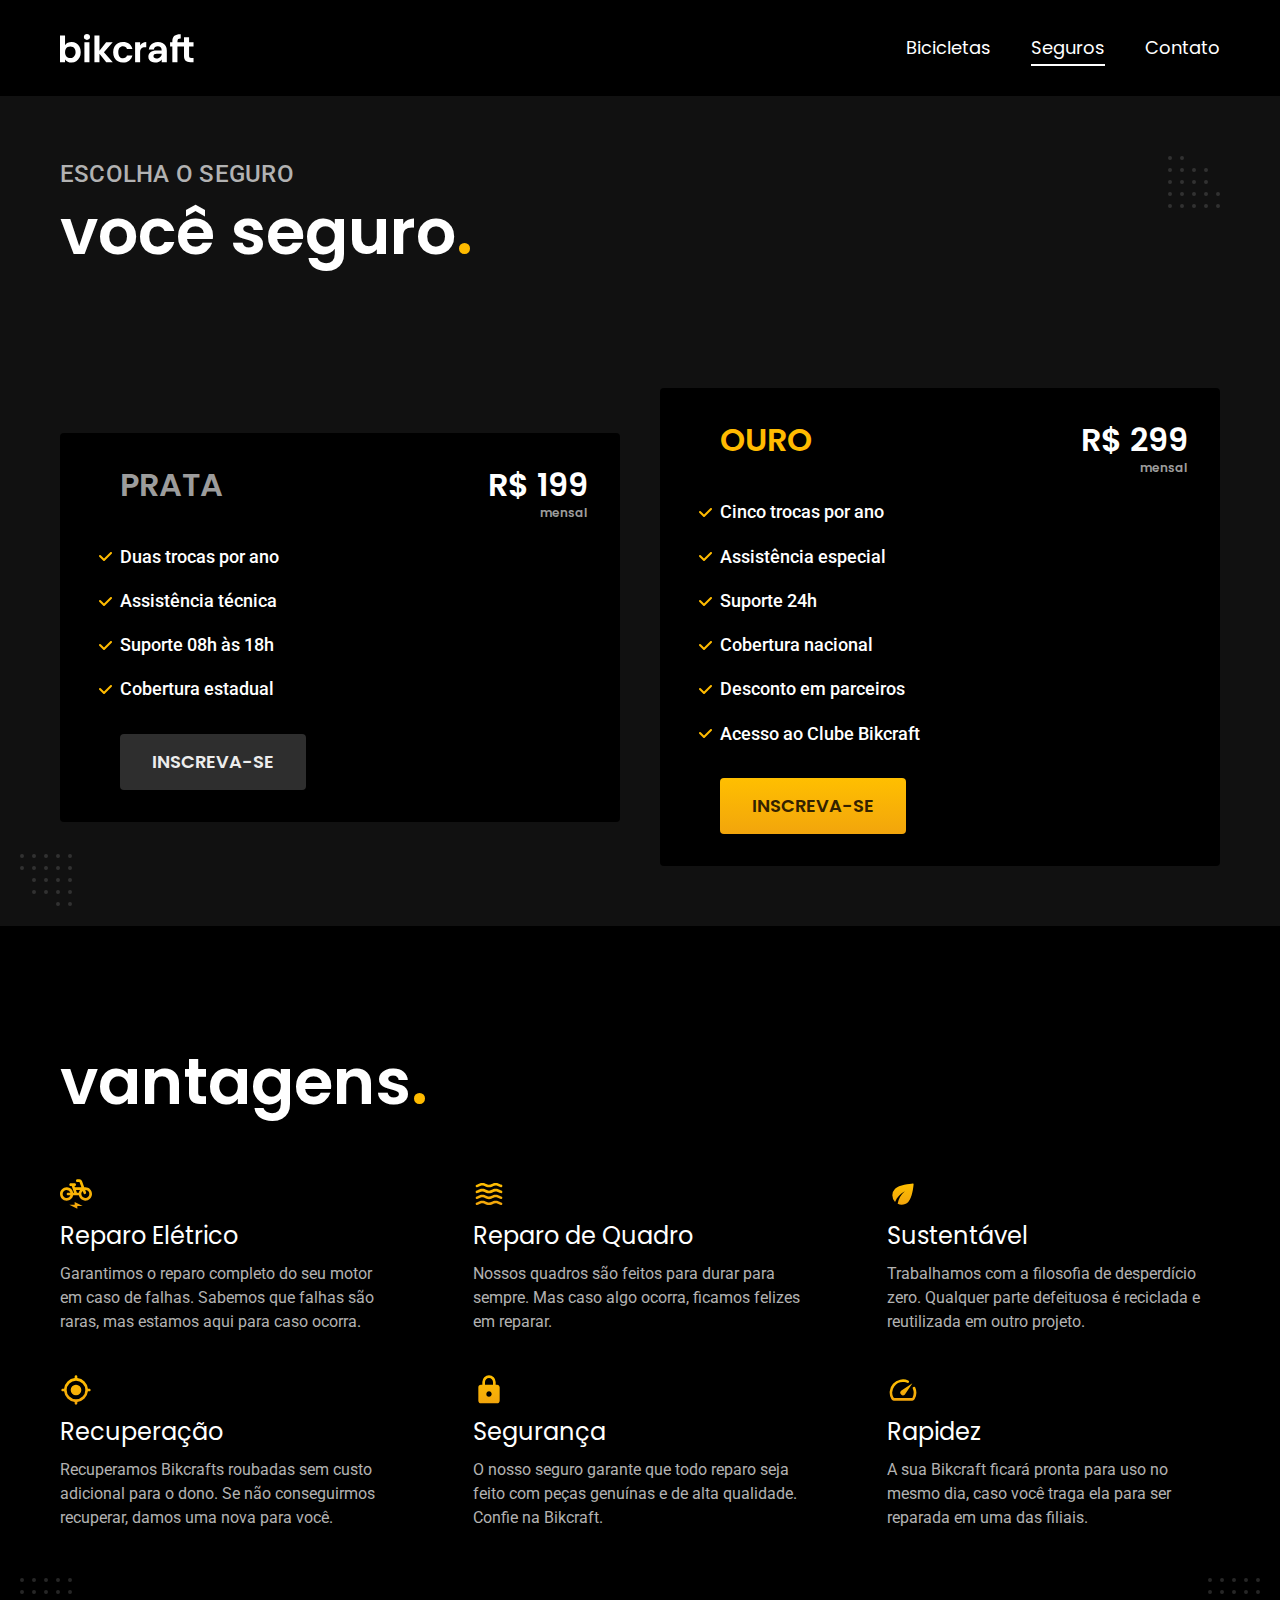
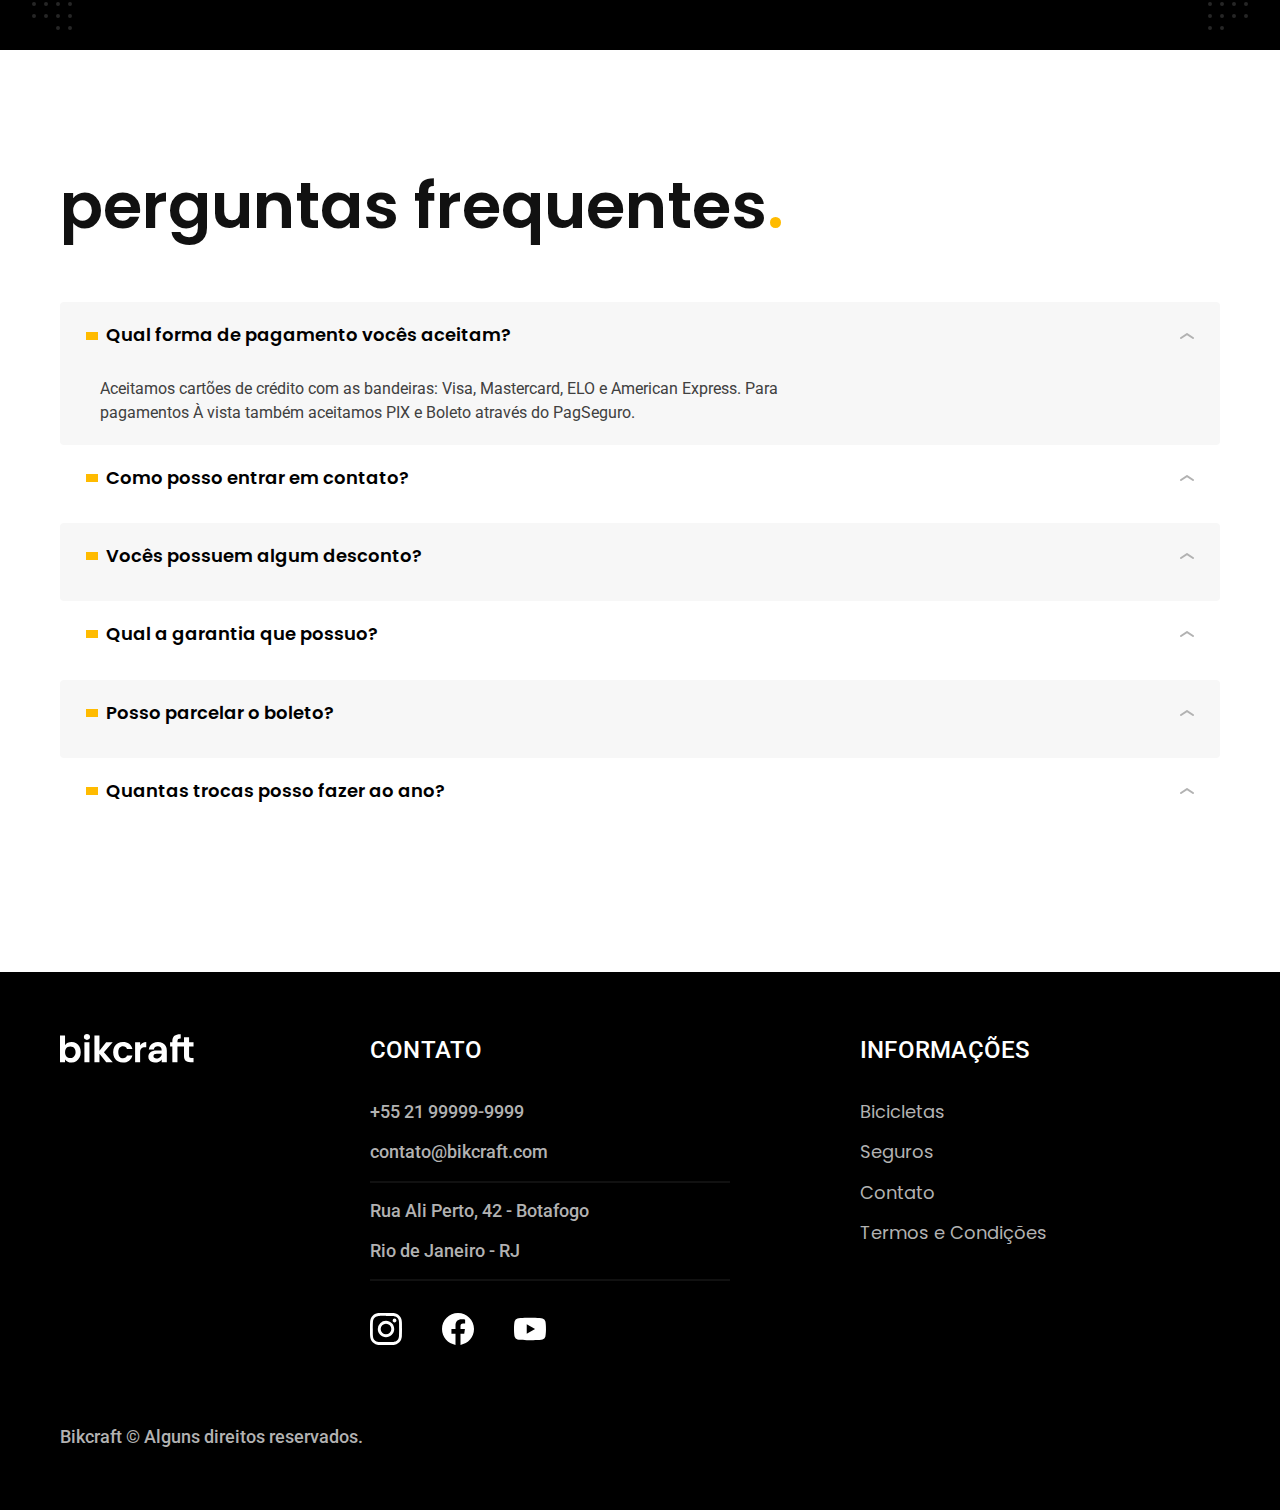
<file: seguros.html>
<!DOCTYPE html>
<html lang="pt-br">

<head>
    <meta charset="UTF-8">
    <meta http-equiv="X-UA-Compatible" content="IE=edge">
    <meta name="viewport" content="width=device-width, initial-scale=1.0">
    <title>Seguros - Bicicletas Elétricas</title>
    <meta name="description" content="Bicicletas elétricas de alta precisão e qualidade,  feitas sob medida para o cliente. Explore o mundo na sua velocidade com a Bikcraft.">
    <link rel="stylesheet" href="./css/style.css">
    <link rel="preconnect" href="https://fonts.googleapis.com">
    <link rel="preconnect" href="https://fonts.gstatic.com" crossorigin>
    <link href="https://fonts.googleapis.com/css2?family=Merriweather:ital,wght@1,900&family=Poppins:wght@400;600&family=Roboto:wght@400;500&display=swap" rel="stylesheet">
</head>

<body id="seguros">
    <header class="header-bg">
        <div class="header container">
            <a href="./">
                <img src="./img/bikcraft.svg" alt="Bikcraft">
            </a>
            <nav aria-label="primaria"></nav>
            <ul class="header-menu font-1-m cor-0">
                <li><a href="./bicicletas.html">Bicicletas</a></li>
                <li><a href="./seguros.html">Seguros</a></li>
                <li><a href="./contato.html">Contato</a></li>
            </ul>
        </div>
    </header>

    <main class="seguros-bg">
        <div class="titulo-bg">
            <div class="titulo container">
                <p class="font-2-l-b cor-5">escolha o seguro</p>
                <h1 class="font-1-xxl cor-0">você seguro<span class="cor-p1">.</span></h1>
            </div>
        </div>
        <div class="seguros container">
            <div class="seguros-item">
                <h3 class="font-1-xl cor-6">PRATA</h3>
                <span class="font-1-xl cor-0">R$ 199 <span class="font-1-xs cor-6">mensal</span></span>
                <ul class="font-2-m cor-0">
                    <li>Duas trocas por ano</li>
                    <li>Assistência técnica</li>
                    <li>Suporte 08h às 18h</li>
                    <li>Cobertura estadual</li>
                </ul>
                <a href="./orcamento.html?tipo=seguro&produto=prata" class="botao secundario">inscreva-se</a>
            </div>
            <div class="seguros-item">
                <h3 class="font-1-xl cor-p1">OURO</h3>
                <span class="font-1-xl cor-0">R$ 299 <span class="font-1-xs cor-6">mensal</span></span>
                <ul class="font-2-m cor-0">
                    <li>Cinco trocas por ano</li>
                    <li>Assistência especial</li>
                    <li>Suporte 24h</li>
                    <li>Cobertura nacional</li>
                    <li>Desconto em parceiros</li>
                    <li>Acesso ao Clube Bikcraft</li>
                </ul>
                <a href="./orcamento.html?tipo=seguro&produto=ouro" class="botao">inscreva-se</a>
            </div>
        </div>
    </main>

    <article class="vantagens-bg">
        <div class="vantagens container">
            <h2 class="font-1-xxl cor-0">vantagens<span class="cor-p1">.</span></h2>
            <ul class="cor-0">
                <li>
                    <img src="./img/icones/eletrica.svg" alt="">
                    <h3 class="font-1-l">Reparo Elétrico</h3>
                    <p class="font-2-s cor-5">Garantimos o reparo completo do seu motor em caso de falhas. Sabemos que falhas são raras, mas estamos aqui para caso ocorra.</p>
                </li>
                <li>
                    <img src="./img/icones/carbono.svg" alt="">
                    <h3 class="font-1-l">Reparo de Quadro</h3>
                    <p class="font-2-s cor-5">Nossos quadros são feitos para durar para sempre. Mas caso algo ocorra, ficamos felizes em reparar.</p>
                </li>
                <li>
                    <img src="./img/icones/sustentavel.svg" alt="">
                    <h3 class="font-1-l">Sustentável</h3>
                    <p class="font-2-s cor-5">Trabalhamos com a filosofia de desperdício zero. Qualquer parte defeituosa é reciclada e reutilizada em outro projeto.</p>
                </li>
                <li>
                    <img src="./img/icones/rastreador.svg" alt="">
                    <h3 class="font-1-l">Recuperação</h3>
                    <p class="font-2-s cor-5">Recuperamos Bikcrafts roubadas sem custo adicional para o dono. Se não conseguirmos recuperar, damos uma nova para você.</p>
                </li>
                <li>
                    <img src="./img/icones/seguro.svg" alt="">
                    <h3 class="font-1-l">Segurança</h3>
                    <p class="font-2-s cor-5">O nosso seguro garante que todo reparo seja feito com peças genuínas e de alta qualidade. Confie na Bikcraft.</p>
                </li>
                <li>
                    <img src="./img/icones/velocidade.svg" alt="">
                    <h3 class="font-1-l">Rapidez</h3>
                    <p class="font-2-s cor-5">A sua Bikcraft ficará pronta para uso no mesmo dia, caso você traga ela para ser reparada em uma das filiais.</p>
                </li>
            </ul>
        </div>
    </article>

    <article class="perguntas container">
        <h2 class="font-1-xxl">perguntas frequentes<span class="cor-p1">.</span></h2>
        <dl>
            <div>
                <dt><button class="font-1-m-b ativa" aria-expanded="true" aria-controls="pergunta1">Qual forma de pagamento vocês aceitam?</button></dt>
                <dd id="pergunta1" class="font-2-s cor-9 ativa">Aceitamos cartões de crédito com as bandeiras: Visa, Mastercard, ELO e American Express. Para pagamentos À vista também aceitamos PIX e Boleto através do PagSeguro.</dd>
            </div>
            <div>
                <dt><button class="font-1-m-b" aria-expanded="false" aria-controls="pergunta2">Como posso entrar em contato?</button></dt>
                <dd id="pergunta2" class="font-2-s cor-9">Aceitamos cartões de crédito com as bandeiras: Visa, Mastercard, ELO e American Express. Para pagamentos À vista também aceitamos PIX e Boleto através do PagSeguro.</dd>
            </div>
            <div>
                <dt><button class="font-1-m-b" aria-expanded="false" aria-controls="pergunta3">Vocês possuem algum desconto?</button></dt>
                <dd id="pergunta3" class="font-2-s cor-9">Aceitamos cartões de crédito com as bandeiras: Visa, Mastercard, ELO e American Express. Para pagamentos À vista também aceitamos PIX e Boleto através do PagSeguro.</dd>
            </div>
            <div>
                <dt><button class="font-1-m-b" aria-expanded="false" aria-controls="pergunta4">Qual a garantia que possuo?</button></dt>
                <dd id="pergunta4" class="font-2-s cor-9">Aceitamos cartões de crédito com as bandeiras: Visa, Mastercard, ELO e American Express. Para pagamentos À vista também aceitamos PIX e Boleto através do PagSeguro.</dd>
            </div>
            <div>
                <dt><button class="font-1-m-b" aria-expanded="false" aria-controls="pergunta5">Posso parcelar o boleto?</button></dt>
                <dd id="pergunta5" class="font-2-s cor-9">Aceitamos cartões de crédito com as bandeiras: Visa, Mastercard, ELO e American Express. Para pagamentos À vista também aceitamos PIX e Boleto através do PagSeguro.</dd>
            </div>
            <div>
                <dt><button class="font-1-m-b" aria-expanded="false" aria-controls="pergunta6">Quantas trocas posso fazer ao ano?</button></dt>
                <dd id="pergunta6" class="font-2-s cor-9">Aceitamos cartões de crédito com as bandeiras: Visa, Mastercard, ELO e American Express. Para pagamentos À vista também aceitamos PIX e Boleto através do PagSeguro.</dd>
            </div>
        </dl>
    </article>

    <footer class="footer-bg">
        <div class="footer container">
            <img src="./img/bikcraft.svg" alt="">
            <div class="footer-contato">
                <h3 class="font-2-l-b cor-0">contato</h3>
                <ul class="font-2-m cor-5">
                    <li><a href="tel:+55219999999999">+55 21 99999-9999</a></li>
                    <li><a href="mailto:contato@bikcraft.com">contato@bikcraft.com</a></li>
                    <li>Rua Ali Perto, 42 - Botafogo</li>
                    <li>Rio de Janeiro - RJ</li>
                </ul>
                <div class="footer-redes">
                    <a href="./">
                        <img src="./img/redes/instagram.svg" alt="Instagram">
                    </a>
                    <a href="./">
                        <img src="./img/redes/facebook.svg" alt="Facebook">
                    </a>
                    <a href="./">
                        <img src="./img/redes/youtube.svg" alt="YouTube">
                    </a>
                </div>
            </div>
            <div class="footer-informacoes">
                <h3 class="font-2-l-b cor-0">informações</h3>
                <ul class="font-1-m cor-5">
                    <li><a href="./bicicletas.html">Bicicletas</a></li>
                    <li><a href="./seguros.html">Seguros</a></li>
                    <li><a href="./contato.html">Contato</a></li>
                    <li><a href="./termos.html">Termos e Condições</a></li>
                </ul>
            </div>
            <p class="footer-copy font-2-m cor-5">Bikcraft © Alguns direitos reservados.</p>
        </div>
    </footer>
    <script src="./js/script.js"></script>
</body>

</html>
</file>
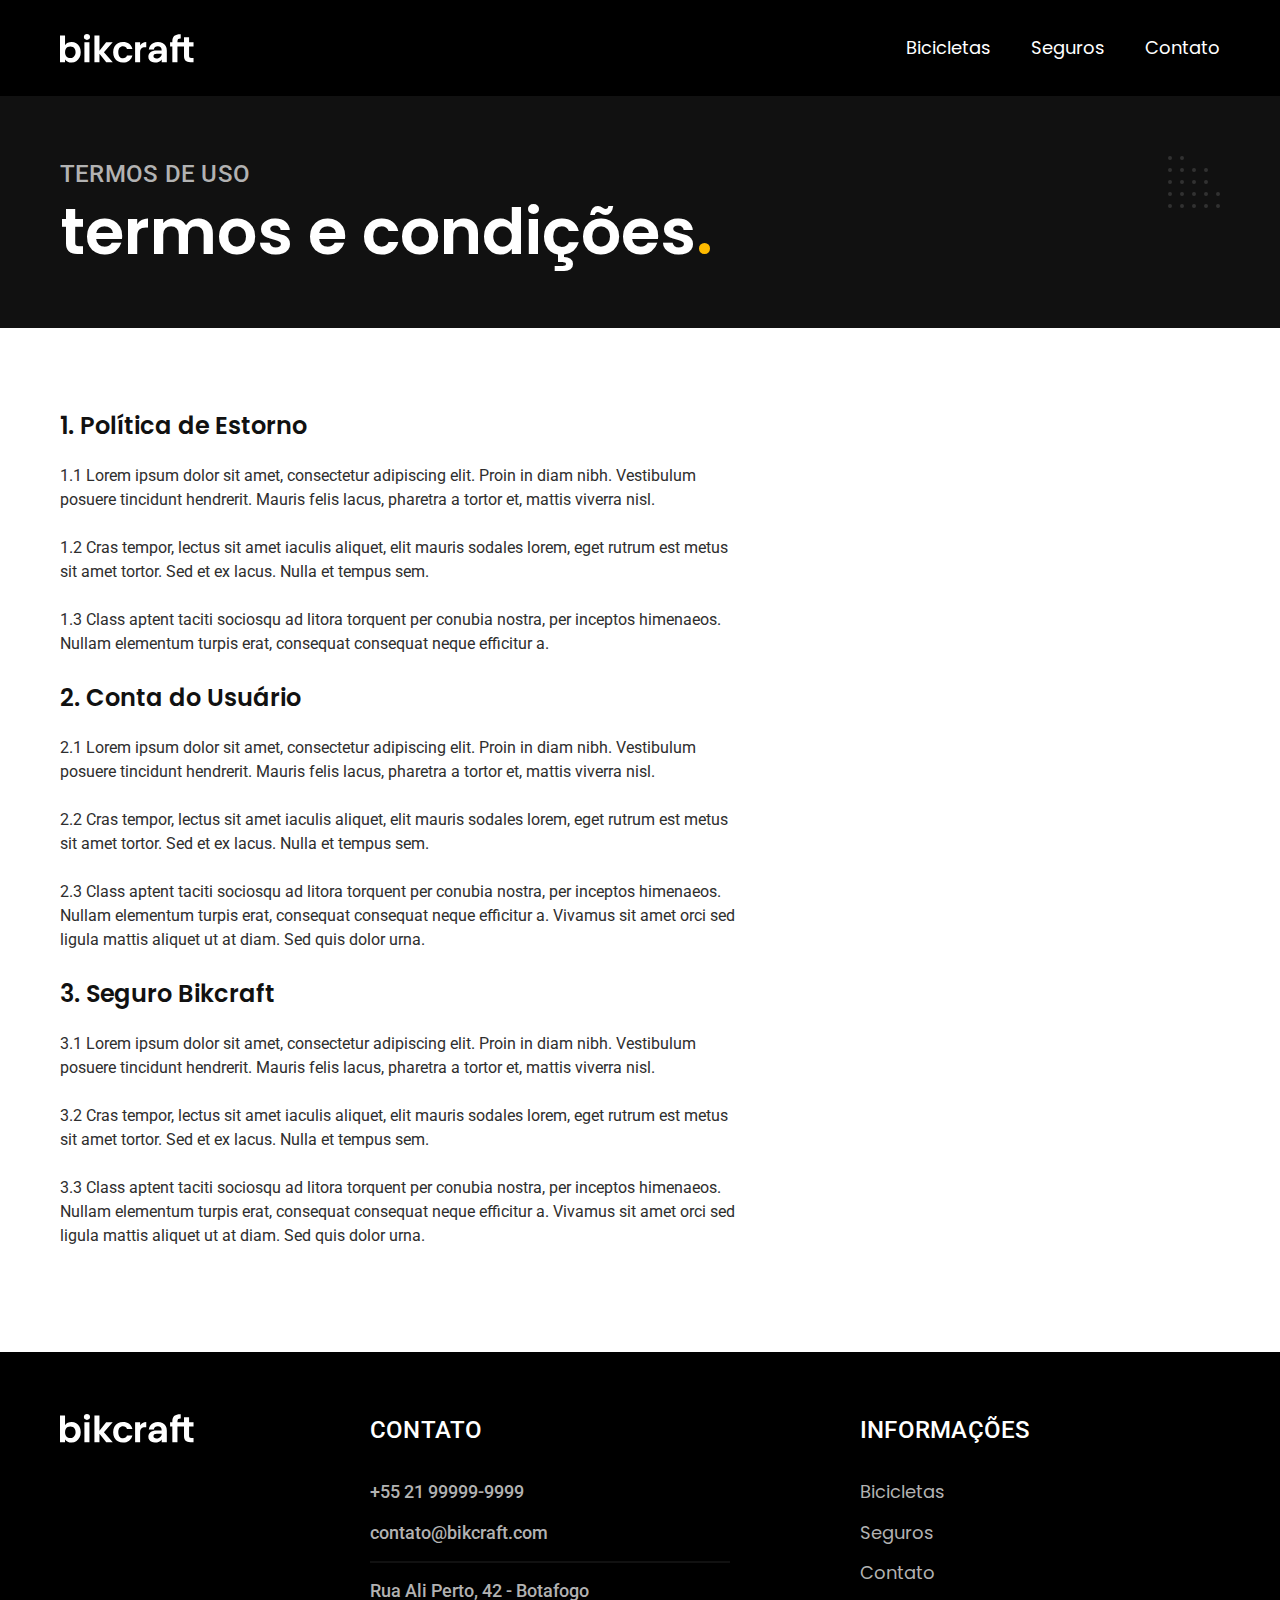
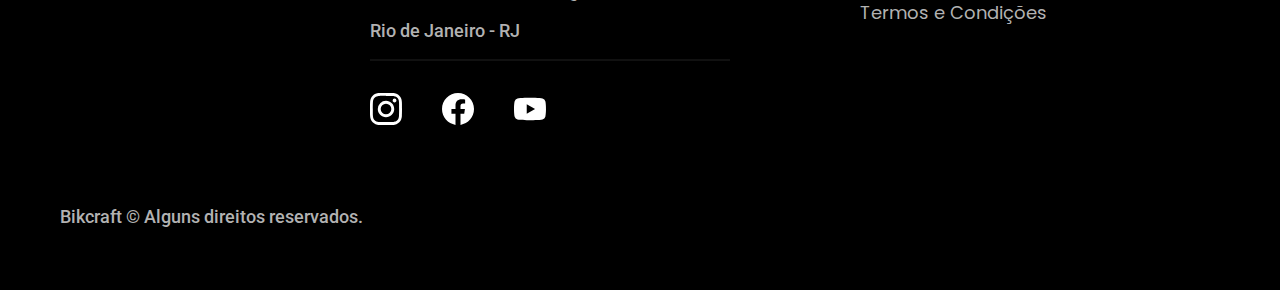
<file: termos.html>
<!DOCTYPE html>
<html lang="pt-br">

<head>
    <meta charset="UTF-8">
    <meta http-equiv="X-UA-Compatible" content="IE=edge">
    <meta name="viewport" content="width=device-width, initial-scale=1.0">
    <title>Bikcraft - Bicicletas Elétricas</title>
    <meta name="description" content="Bicicletas elétricas de alta precisão e qualidade,  feitas sob medida para o cliente. Explore o mundo na sua velocidade com a Bikcraft.">
    <link rel="stylesheet" href="./css/style.css">
    <link rel="preconnect" href="https://fonts.googleapis.com">
    <link rel="preconnect" href="https://fonts.gstatic.com" crossorigin>
    <link href="https://fonts.googleapis.com/css2?family=Merriweather:ital,wght@1,900&family=Poppins:wght@400;600&family=Roboto:wght@400;500&display=swap" rel="stylesheet">
</head>

<body id="termos">
    <header class="header-bg">
        <div class="header container">
            <a href="./">
                <img src="./img/bikcraft.svg" alt="Bikcraft">
            </a>
            <nav aria-label="primaria"></nav>
            <ul class="header-menu font-1-m cor-0">
                <li><a href="./bicicletas.html">Bicicletas</a></li>
                <li><a href="./seguros.html">Seguros</a></li>
                <li><a href="./contato.html">Contato</a></li>
            </ul>
        </div>
    </header>

    <main>
        <div class="titulo-bg">
            <div class="titulo container">
                <p class="font-2-l-b cor-5">termos de uso</p>
                <h1 class="font-1-xxl cor-0">termos e condições<span class="cor-p1">.</span></h1>
            </div>
        </div>
        <div class="termo-bg">
            <div class="termo container font-2-s cor-10">
                <h2 class="font-1-l cor-11">1. Política de Estorno </h2>
                <p>1.1 Lorem ipsum dolor sit amet, consectetur adipiscing elit. Proin in diam nibh. Vestibulum posuere tincidunt hendrerit. Mauris felis lacus, pharetra a tortor et, mattis viverra nisl.</p>
                <p>1.2 Cras tempor, lectus sit amet iaculis aliquet, elit mauris sodales lorem, eget rutrum est metus sit amet tortor. Sed et ex lacus. Nulla et tempus sem.</p>
                <p>1.3 Class aptent taciti sociosqu ad litora torquent per conubia nostra, per inceptos himenaeos. Nullam elementum turpis erat, consequat consequat neque efficitur a.</p>
                <h2 class="font-1-l cor-11">2. Conta do Usuário</h2>
                <p>2.1 Lorem ipsum dolor sit amet, consectetur adipiscing elit. Proin in diam nibh. Vestibulum posuere tincidunt hendrerit. Mauris felis lacus, pharetra a tortor et, mattis viverra nisl.</p>
                <p>2.2 Cras tempor, lectus sit amet iaculis aliquet, elit mauris sodales lorem, eget rutrum est metus sit amet tortor. Sed et ex lacus. Nulla et tempus sem. </p>
                <p>2.3 Class aptent taciti sociosqu ad litora torquent per conubia nostra, per inceptos himenaeos. Nullam elementum turpis erat, consequat consequat neque efficitur a. Vivamus sit amet orci sed ligula mattis aliquet ut at diam. Sed quis dolor urna.</p>
                <h2 class="font-1-l cor-11">3. Seguro Bikcraft</h2>
                <p>3.1 Lorem ipsum dolor sit amet, consectetur adipiscing elit. Proin in diam nibh. Vestibulum posuere tincidunt hendrerit. Mauris felis lacus, pharetra a tortor et, mattis viverra nisl.</p>
                <p>3.2 Cras tempor, lectus sit amet iaculis aliquet, elit mauris sodales lorem, eget rutrum est metus sit amet tortor. Sed et ex lacus. Nulla et tempus sem.</p>
                <p>3.3 Class aptent taciti sociosqu ad litora torquent per conubia nostra, per inceptos himenaeos. Nullam elementum turpis erat, consequat consequat neque efficitur a. Vivamus sit amet orci sed ligula mattis aliquet ut at diam. Sed quis dolor urna.</p>
            </div>
        </div>
    </main>

    <footer class="footer-bg">
        <div class="footer container">
            <img src="./img/bikcraft.svg" alt="">
            <div class="footer-contato">
                <h3 class="font-2-l-b cor-0">contato</h3>
                <ul class="font-2-m cor-5">
                    <li><a href="tel:+55219999999999">+55 21 99999-9999</a></li>
                    <li><a href="mailto:contato@bikcraft.com">contato@bikcraft.com</a></li>
                    <li>Rua Ali Perto, 42 - Botafogo</li>
                    <li>Rio de Janeiro - RJ</li>
                </ul>
                <div class="footer-redes">
                    <a href="./">
                        <img src="./img/redes/instagram.svg" alt="Instagram">
                    </a>
                    <a href="./">
                        <img src="./img/redes/facebook.svg" alt="Facebook">
                    </a>
                    <a href="./">
                        <img src="./img/redes/youtube.svg" alt="YouTube">
                    </a>
                </div>
            </div>
            <div class="footer-informacoes">
                <h3 class="font-2-l-b cor-0">informações</h3>
                <ul class="font-1-m cor-5">
                    <li><a href="./bicicletas.html">Bicicletas</a></li>
                    <li><a href="./seguros.html">Seguros</a></li>
                    <li><a href="./contato.html">Contato</a></li>
                    <li><a href="./termos.html">Termos e Condições</a></li>
                </ul>
            </div>
            <p class="footer-copy font-2-m cor-5">Bikcraft © Alguns direitos reservados.</p>
        </div>
    </footer>
    <script src="./js/script.js"></script>
</body>

</html>
</file>
<file: css/style.css>
/*  Global */
@import "./global/global.css";
@import "./global/header.css";
@import "./global/footer.css";

/* Utilidades */
@import "./utilidades/tipografia.css";
@import "./utilidades/cores.css";
@import "./utilidades/componentes.css";
@import "./utilidades/formulario.css";
@import "./utilidades/animacoes.css";

/* Home */
@import "./home/introducao.css";
@import "./home/tecnologia.css";
@import "./home/parceiros.css";
@import "./home/depoimento.css";

/* Bicicletas */
@import "./bicicletas/bicicletas-lista.css";
@import "./bicicletas/bicicletas.css";

/* Bicicleta */
@import "./bicicleta/bicicleta.css";
@import "./bicicleta/seguro.css";

/* Seguros */
@import "./seguros/seguros.css";
@import "./seguros/vantagens.css";
@import "./seguros/perguntas.css";

/* Contato */
@import "./contato/contato.css";
@import "./contato/lojas.css";

/* Orçamento */
@import "./orcamento/orcamento.css";

/* Termos */
@import "./termos/termos.css";
</file>
